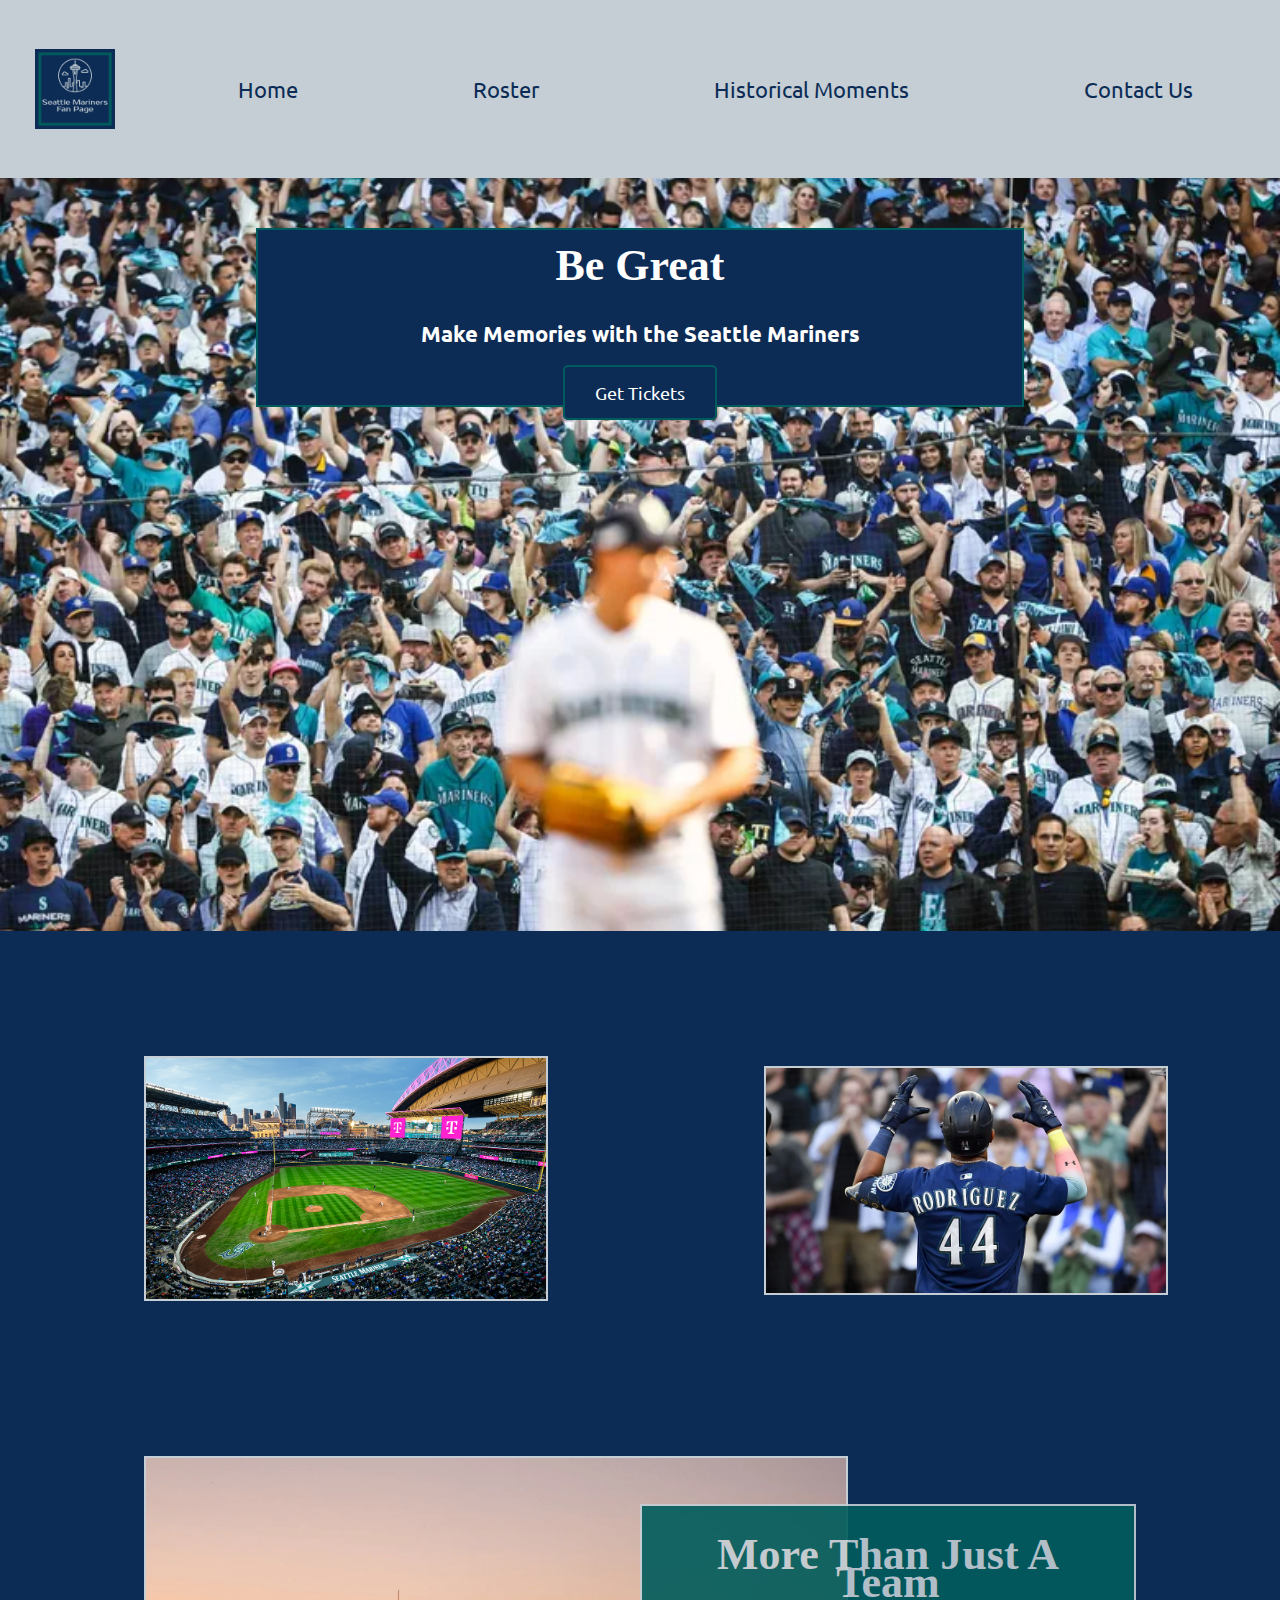
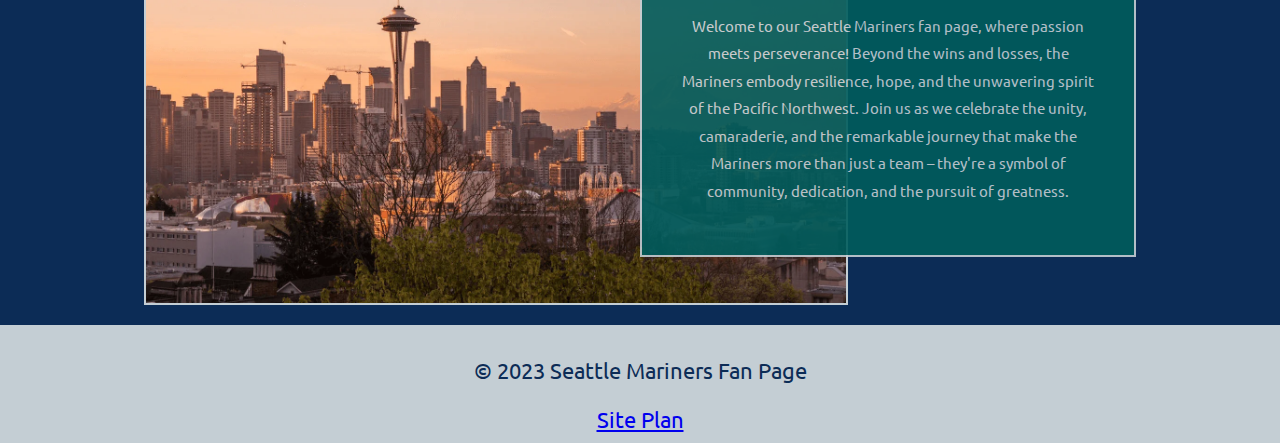
<file: final/index.html>
<!DOCTYPE html>
<html lang="en">

<head>
  <meta charset="UTF-8">
  <meta name="viewport" content="width=device-width, initial-scale=1.0">
  <title>Seattle Mariners Fan Page</title>
  <link rel="stylesheet" href="styles/styles.css">
</head>

<body>
  <div id="content">
    <header>
      <a id="logo_link" href="index.html">
        <img class="logo" src="images/logo.png" alt="Dry Oar Logo">
      </a>
      <nav>
        <a href="index.html">Home</a>
        <a href="roster.html">Roster</a>
        <a href="moments.html">Historical Moments</a>
        <a href="#contactus">Contact Us</a>
      </nav>
    </header>
    <div id="hero">
      <div id="hero-box">
        <img id="hero-img" src="images/hero.webp" alt="People enjoying Mariners baseball">
      </div>
      <section id="hero-msg">
        <h1 class="home-title">Be Great</h1>
        <h4>Make Memories with the Seattle Mariners</h4>
        <div class="button-box">
          <a class="book" href="#tickets">Get Tickets</a>
        </div>
      </section>
    </div>

    <main class="home-grid">
      <section class="stadium-card">
        <img class="card-img" src="images/stadium.png" alt="T-Mobile Park, Home of the Seattle Mariners">
      </section>
      <section class="julio-card">
        <img class="card-img" src="images/julio.webp" alt="Seattle Mariners celebrating a win">
      </section>
      <img class="seattle" src="images/seattle.webp" alt="Seattle skyline">
      <section class="msg-home">
        <h1 class="home-h1">More Than Just A Team</h1>
        <p class="text">Welcome to our Seattle Mariners fan page, where passion meets perseverance! Beyond the wins and
          losses, the Mariners embody resilience, hope, and the unwavering spirit of the Pacific Northwest. Join us as
          we celebrate the unity, camaraderie, and the remarkable journey that make the Mariners more than just a team –
          they're a symbol of community, dedication, and the pursuit of greatness.</p>
      </section>
    </main>

    <footer>
      <p>&copy; 2023 Seattle Mariners Fan Page</p>
      <a href="site-plan.html">Site Plan</a>
    </footer>
  </div>
</body>

</html>
</file>
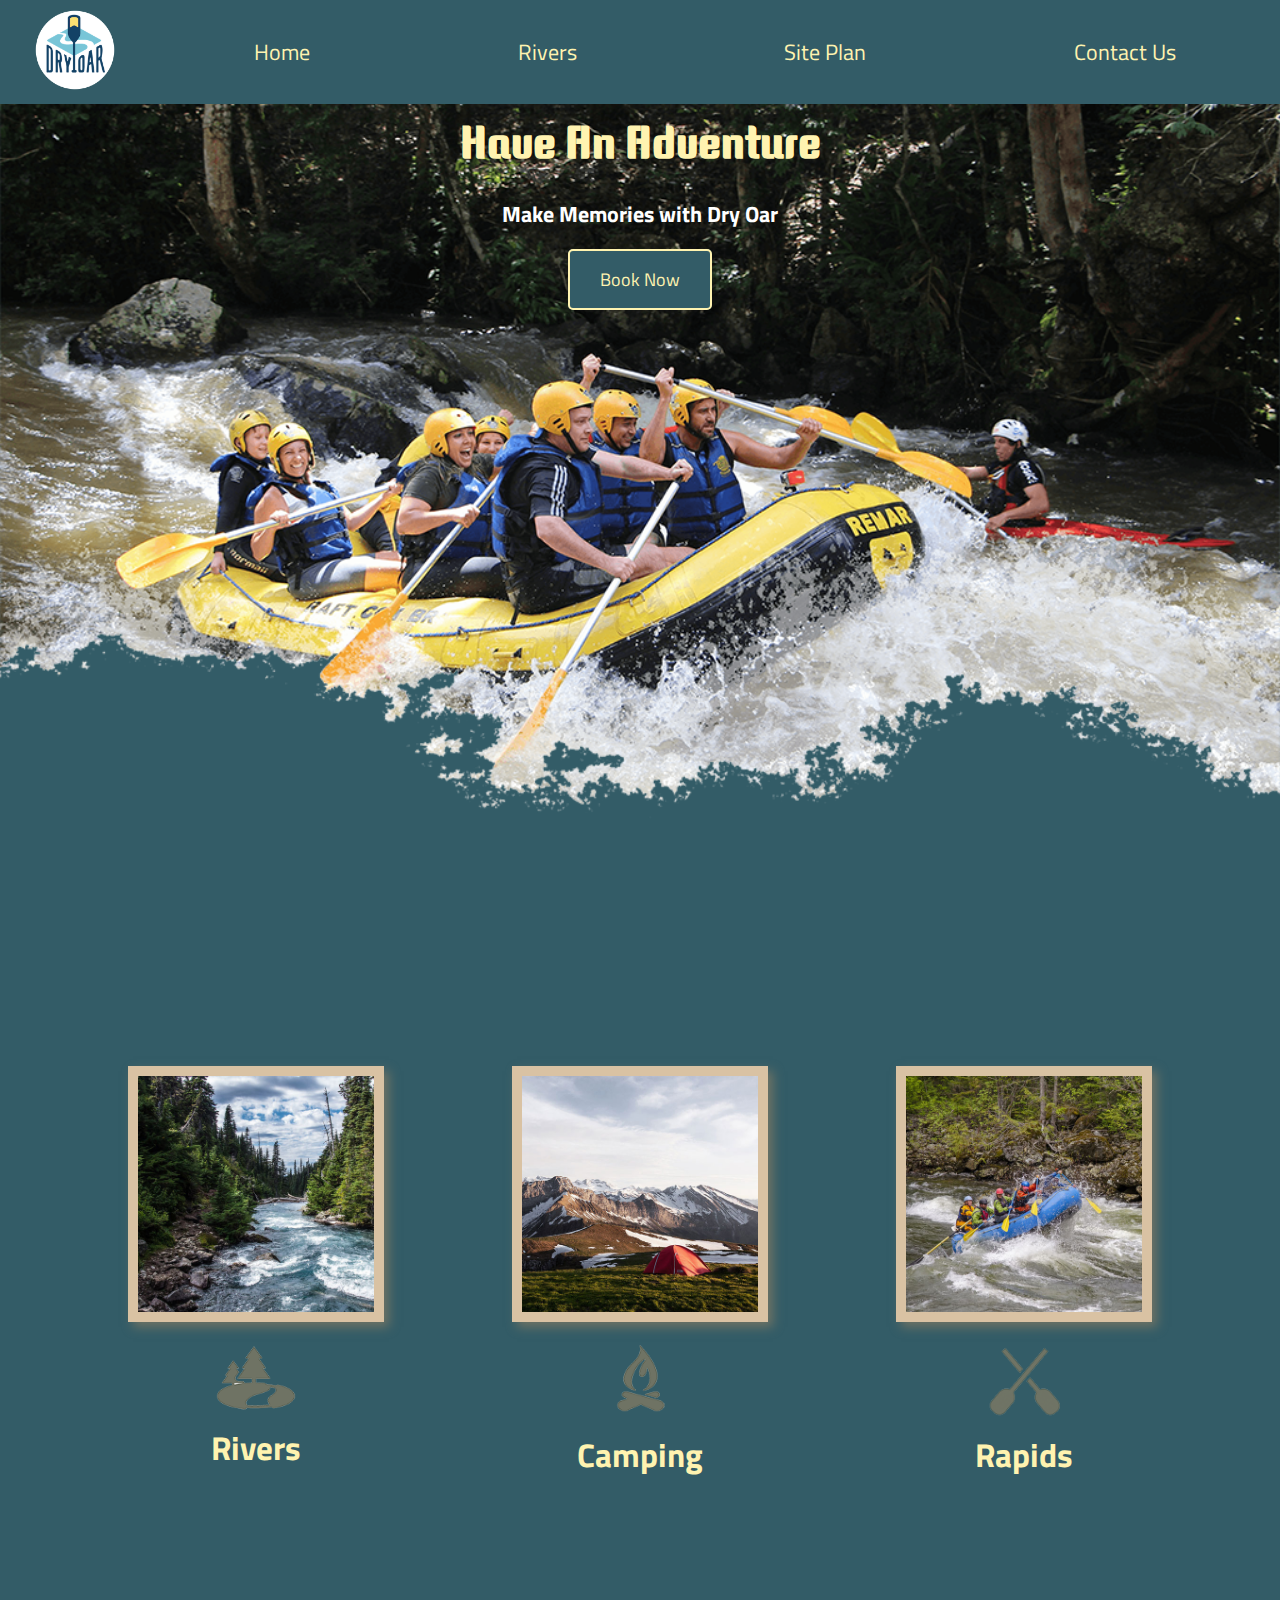
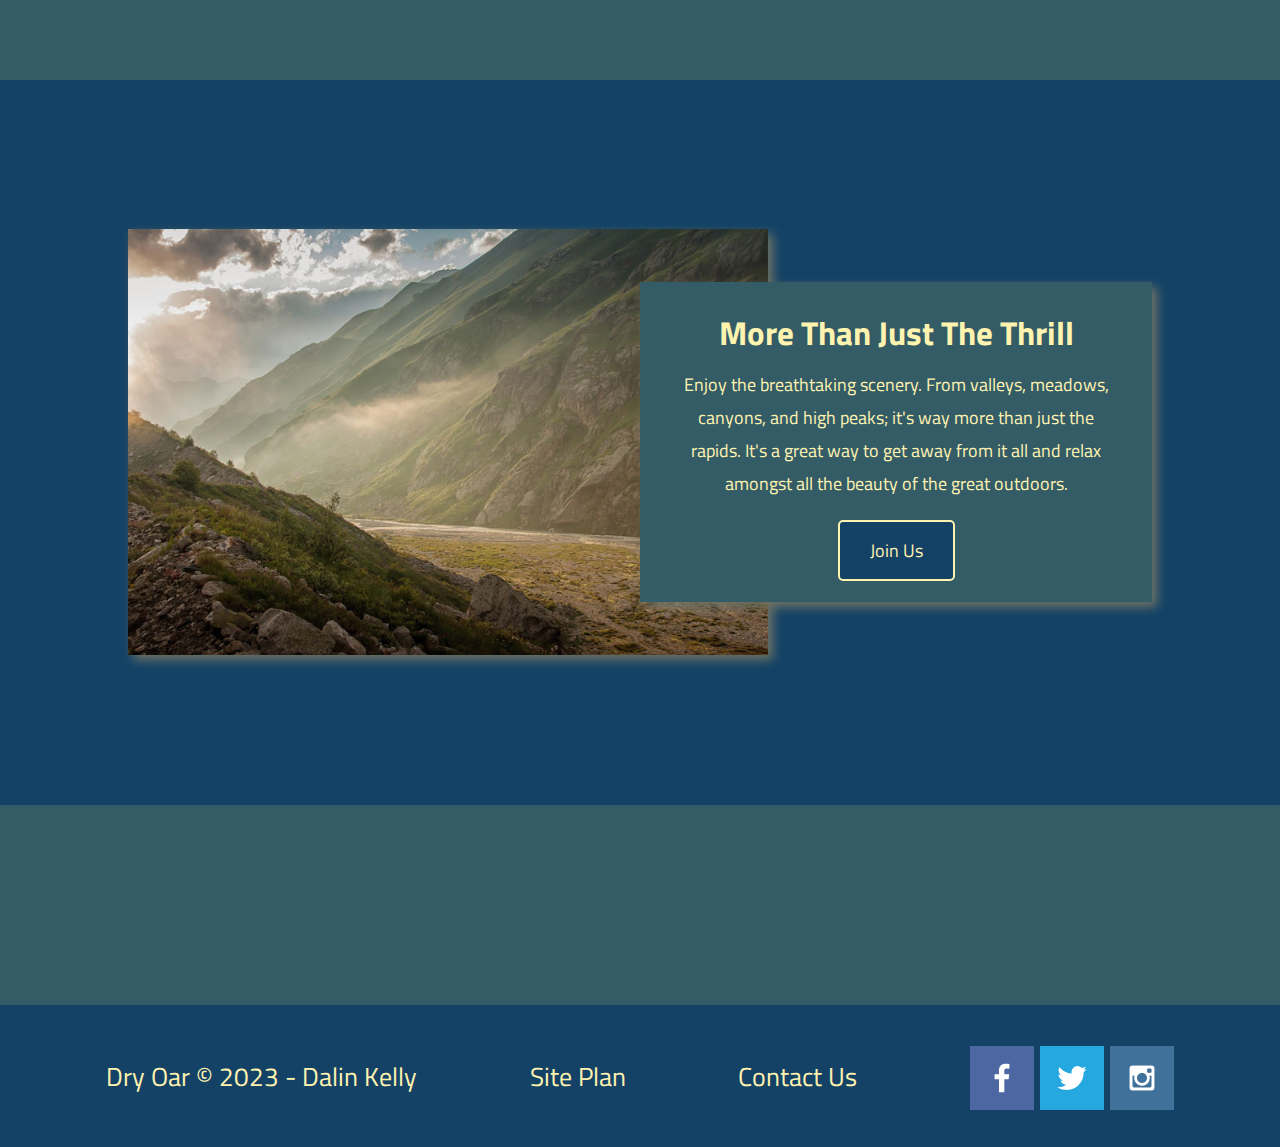
<file: wwr/index.html>
<!DOCTYPE html>
<html lang="en">

<head>
    <meta charset="UTF-8">
    <meta name="viewport" content="width=device-width, initial-scale=1.0">
    <title>Whitewater Rafting Vacations | Dry Oar Boating | Home</title>
    <link rel="stylesheet" href="styles/style.css">
</head>

<body>
    <div id="content">
        <header>
            <a id="logo_link" href="index.html">
                <img class="logo" src="images/logo.png" alt="Dry Oar Logo">
            </a>
            <nav>
                <a href="index.html">Home</a>
                <a href="rivers.html">Rivers</a>
                <a href="site-plan-rafting.html">Site Plan</a>
                <a href="contactus.html">Contact Us</a>
            </nav>
        </header>
        <div id="hero">
            <div id="hero-box">
                <img id="hero-img" src="images/hero.png" alt="People enjoying rafting">
            </div>
            <section id="hero-msg">
                <h1 class="home-title">Have An Adventure</h1>
                <h4>Make Memories with Dry Oar</h4>
                <div class="button-box">
                    <a class="book" href="rates.html">Book Now</a>
                </div>
            </section>
        </div>
        <main class="home-grid">
            <section class="rivers-card">
                <img class="card-img" src="images/rivers.jpg" alt="river in forest">
                <img class="icon" src="images/river_icon.png" alt="river icon">
                <h2>Rivers</h2>
            </section>
            <section class="camping-card">
                <img class="card-img" src="images/camping.jpg" alt="tent in mountains">
                <img class="icon" src="images/fire_icon.png" alt="fire icon">
                <h2>Camping</h2>
            </section>
            <section class="rapids-card">
                <img class="card-img" src="images/rapids.jpg" alt="rafting boat">
                <img class="icon" src="images/oars.png" alt="oars icon">
                <h2>Rapids</h2>
            </section>
            <div id="background"></div>
            <img class="mountains" src="images/mountains.jpg" alt="Misty mountains">
            <section class="msg">
                <h2>More Than Just The Thrill</h2>
                <p>Enjoy the breathtaking scenery. From valleys, meadows, canyons, and high peaks; it's way more than
                    just the rapids. It's a great way to get away from it all and relax amongst all the beauty of the
                    great outdoors. </p>
                <a class='join' href="rivers.html">Join Us</a>
            </section>
        </main>
        <footer>
            <p>Dry Oar &copy; 2023 - Dalin Kelly</p>
            <p><a href="site-plan-rafting.html">Site Plan</a></p>
            <p><a href="contactus.html">Contact Us</a></p>
            <div class="social">
                <a href="https://facebook.com" target="_blank">
                    <img src="images/facebook.png" alt="fb icon">
                </a>
                <a href="https://twitter.com" target="_blank">
                    <img src="images/twitter.png" alt="twitter icon">
                </a>
                <a href="https://instagram.com" target="_blank">
                    <img src="images/instagram.png" alt="instagram icon">
                </a>
            </div>
        </footer>
    </div>
</body>

</html>
</file>
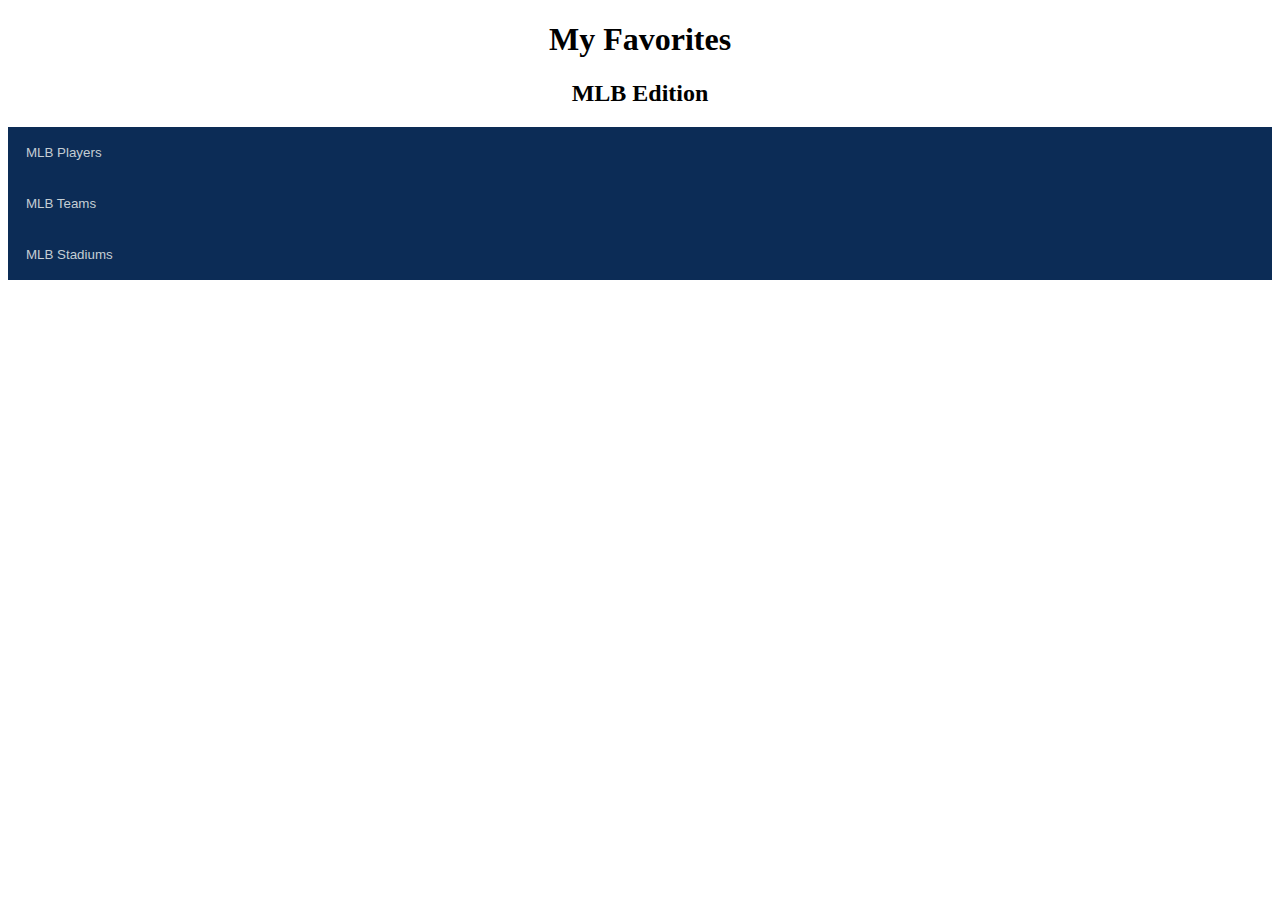
<file: component.html>
<!DOCTYPE html>
<html lang="en">
<head>
    <meta charset="UTF-8">
    <meta name="viewport" content="width=device-width, initial-scale=1.0">
    <title>Accordian Component Example</title>
    <link rel="stylesheet" href="component-styles.css">
</head>
<body>
    <h1>My Favorites</h1>
    <h2>MLB Edition</h2>
    <button class="accordion">MLB Players</button>
    <div class="panel">
        <p>Three of my favorite MLB players right now are Julio Rodriguez, J.P. Crawford, and Bryce Harper</p>
    </div>

    <button class="accordion">MLB Teams</button>
    <div class="panel">
        <p>Three of my favorite MLB teams right now are the Seattle Mariners, Arizona Diamondbacks, and Pittsburg Pirates</p>
    </div>

    <button class="accordion">MLB Stadiums</button>
    <div class="panel">
        <p>Three of my favorite MLB stadiums right now is PNC Park (home of the Pittsburg Pirates), Angel Stadium of Anaheim (home of the Los Angeles Angels), and T-Mobile Park (home of the Seattle Mariners)</p>
    </div>
    <script>
        var acc = document.getElementsByClassName("accordion");
        var i;

        for (i = 0; i < acc.length; i++) {
        acc[i].addEventListener("click", function() {
            /* Toggle between adding and removing the "active" class,
            to highlight the button that controls the panel */
            this.classList.toggle("active");

            /* Toggle between hiding and showing the active panel */
            var panel = this.nextElementSibling;
            if (panel.style.display === "block") {
            panel.style.display = "none";
            } else {
            panel.style.display = "block";
            }
        });
        }
    </script>
</body>
</html>
</file>
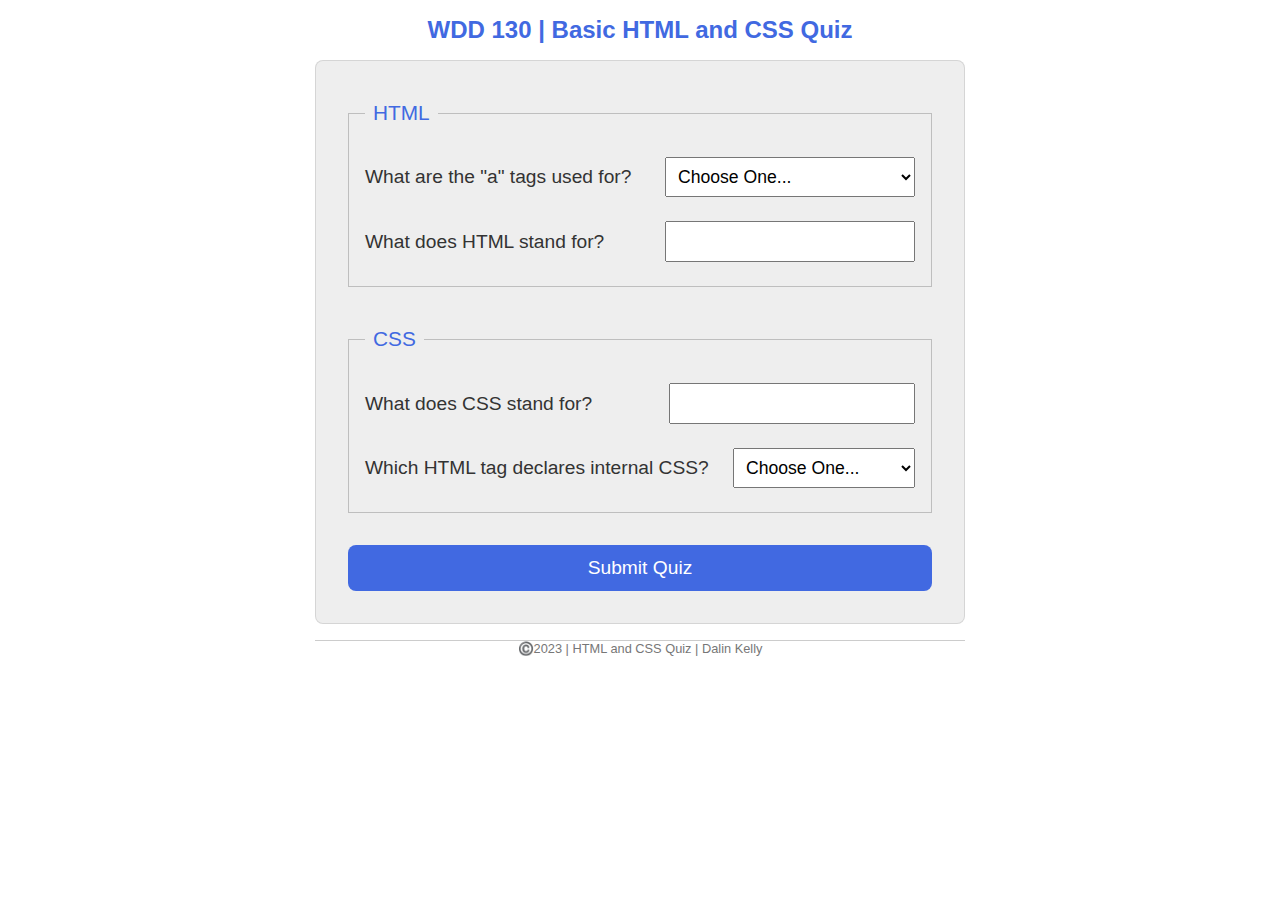
<file: quiz.html>
<!DOCTYPE html>
<html lang="en-us">
    <head>
        <meta charset="utf-8">
        <meta name="viewport" content="width=device-width, initial-scale=1">
        <link rel="stylesheet" href="styles/quiz.css">
        <title>WDD 130 | Basic HTML and CSS Quiz</title>
    </head>
    <body>
        <header>
            <h1>WDD 130 | Basic HTML and CSS Quiz</h1>
        </header>
        <main>
            <form>
                <fieldset>
                    <legend>HTML</legend>
                    <div class="form-item column2">
                    <label for="tags">What are the "a" tags used for?</label>
                    <select id="tags" name="tags">
                        <option value="choose">Choose One...</option>
                        <option value="image">Adding image</option>
                        <option value="text">Aligning text</option>
                        <option value="links">Adding links</option>
                    </select>
                    </div>
                    <div class="form-item column2">
                    <label for="html">What does HTML stand for?</label>
                    <input type="text" id="html" name="html">
                    </div>
                </fieldset>
                <fieldset>
                    <legend>CSS</legend>
                    <div class="form-item column1">
                    <label for="css">What does CSS stand for?</label>
                    <input type="text" id="css" name="css">
                    </div>
                    <div class="form-item column1">
                    <label for="declare">Which HTML tag declares internal CSS?</label>
                    <select id="declare" name="declare">
                        <option value="choose">Choose One...</option>
                        <option value="style">style</option>
                        <option value="link">link</option>
                        <option value="script">script</option>
                        <option value="none">None of the above</option>
                    </select>
                    </div>
                </fieldset>
                <button type="submit">Submit Quiz</button>
            </form>
        </main>
        <footer>
            <p>©️2023 | HTML and CSS Quiz | Dalin Kelly</p>
        </footer>
    </body>
</html>
</file>
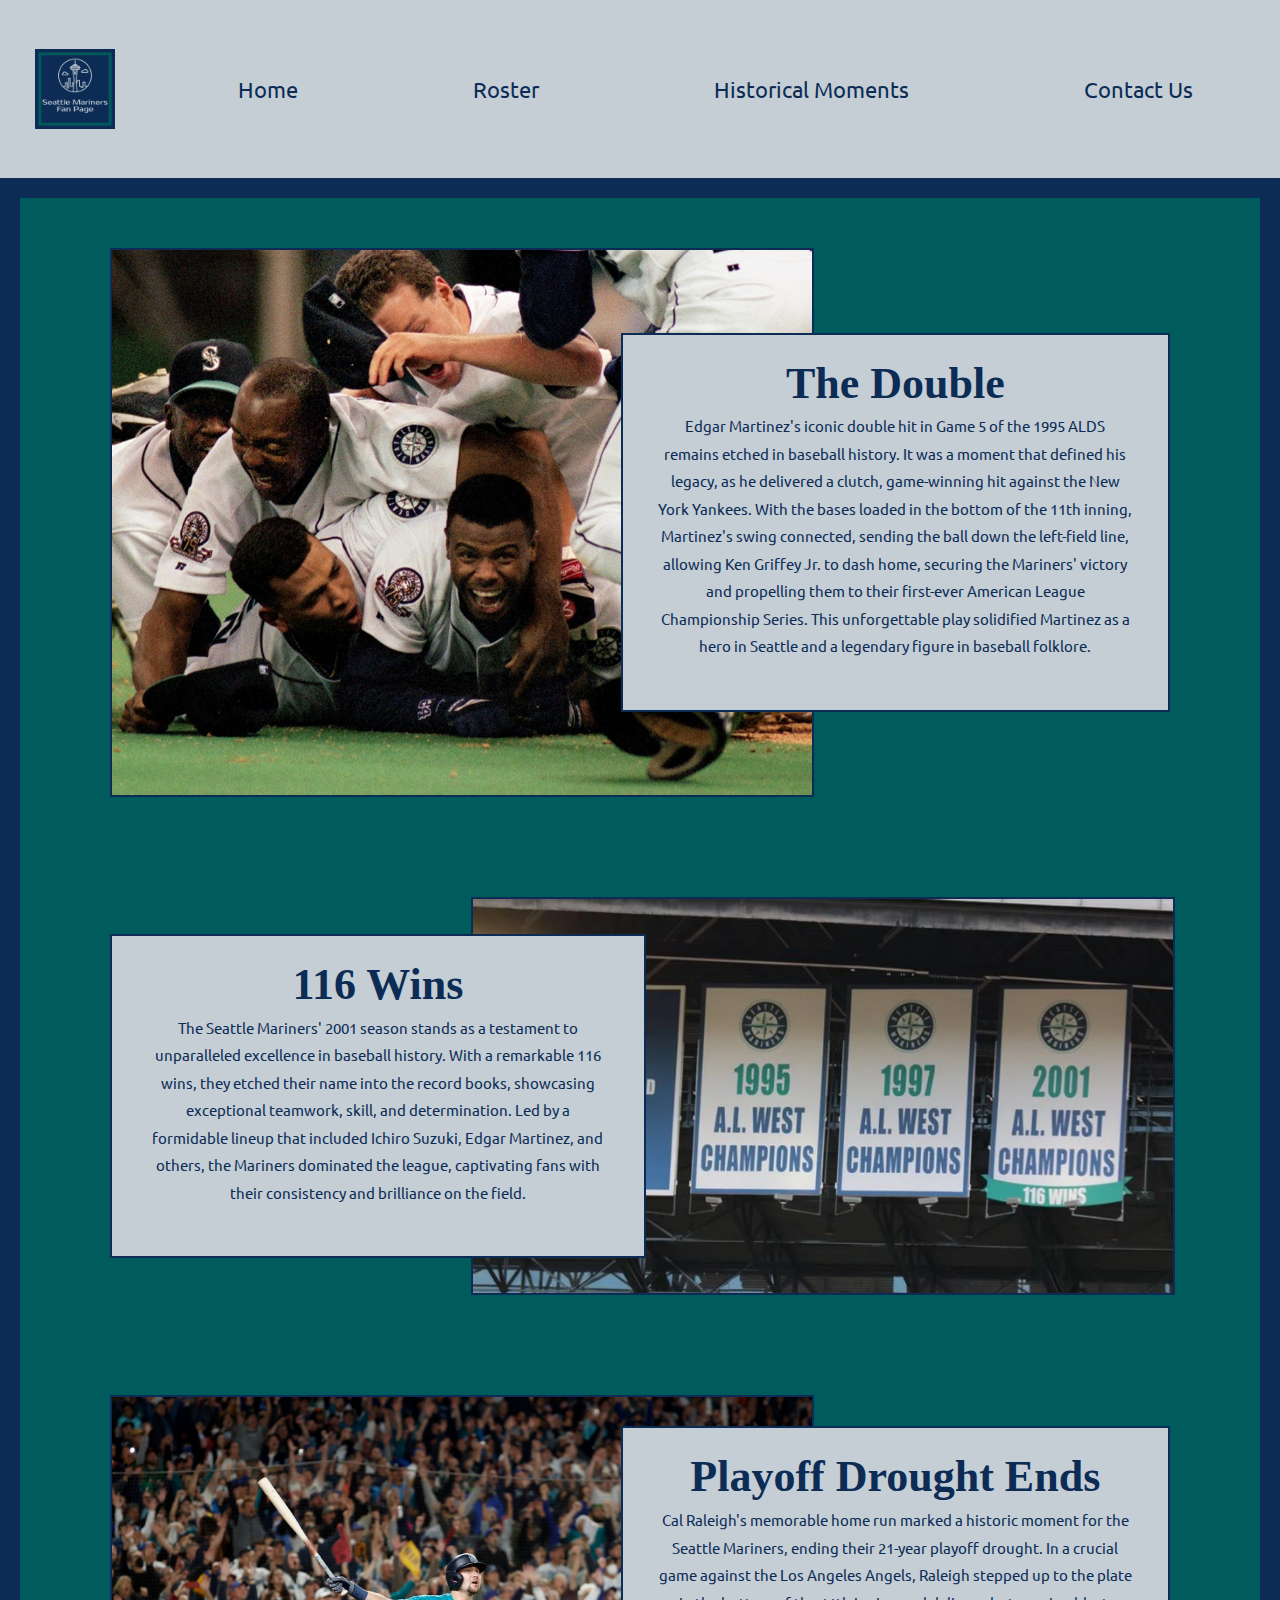
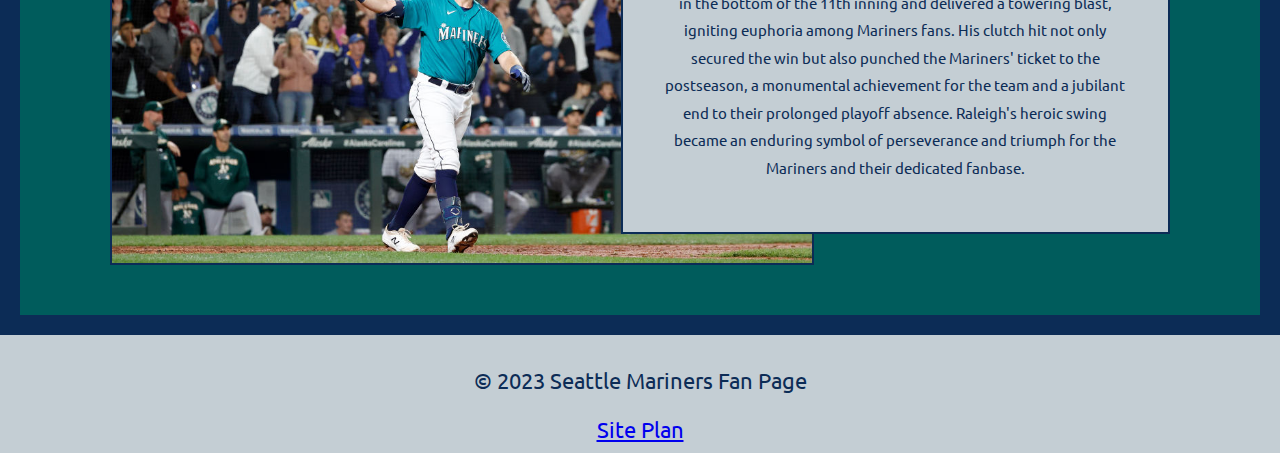
<file: final/moments.html>
<!DOCTYPE html>
<html lang="en">

<head>
  <meta charset="UTF-8">
  <meta name="viewport" content="width=device-width, initial-scale=1.0">
  <title>Seattle Mariners Historical Moments</title>
  <link rel="stylesheet" href="styles/styles.css">
</head>

<body>
  <div id="content">
    <header>
      <a id="logo_link" href="index.html">
        <img class="logo" src="images/logo.png" alt="Dry Oar Logo">
      </a>
      <nav>
        <a href="index.html">Home</a>
        <a href="roster.html">Roster</a>
        <a href="moments.html">Historical Moments</a>
        <a href="#contactus">Contact Us</a>
      </nav>
    </header>


    <main class="moments-grid">
      <div id="background1"></div>
      <img class="celebration" src="images/celebration.jpg"
        alt="Mariners celebrate a walk-off win in Game 5 of the ALDS">
      <section class="msg-moments1">
        <h1 class="moments-h1">The Double</h1>
        <p class="moments-text">
          Edgar Martinez's iconic double hit in Game 5 of the 1995 ALDS remains etched in baseball history.
          It was a moment that defined his legacy, as he delivered a clutch, game-winning hit against the New York
          Yankees. With the bases loaded in the bottom of the 11th inning, Martinez's swing connected, sending the ball
          down the left-field line, allowing Ken Griffey Jr. to dash home, securing the Mariners' victory and propelling
          them to their first-ever American League Championship Series. This unforgettable play solidified Martinez as a
          hero in Seattle and a legendary figure in baseball folklore.</p>
      </section>
      <img class="banner" src="images/banner.webp" alt="The Seattle Mariners 116 win banner">
      <section class="msg-moments2">
        <h1 class="moments-h1">116 Wins</h1>
        <p class="moments-text">
          The Seattle Mariners' 2001 season stands as a testament to unparalleled excellence in baseball history. With a
          remarkable 116 wins, they etched their name into the record books, showcasing exceptional teamwork, skill, and
          determination. Led by a formidable lineup that included Ichiro Suzuki, Edgar Martinez, and others, the
          Mariners dominated the league, captivating fans with their consistency and brilliance on the field.</p>
      </section>
      <img class="cal" src="images/cal.jpg"
        alt="Cal Raleigh watching his game winning homerun that would end the Mariners 21 year playoff drought">
      <section class="msg-moments3">
        <h1 class="moments-h1">Playoff Drought Ends</h1>
        <p class="moments-text">
          Cal Raleigh's memorable home run marked a historic moment for the Seattle Mariners, ending their 21-year
          playoff drought. In a crucial game against the Los Angeles Angels, Raleigh stepped up to the plate in the
          bottom of the 11th inning and delivered a towering blast, igniting euphoria among Mariners fans. His clutch
          hit not only secured the win but also punched the Mariners' ticket to the postseason, a monumental achievement
          for the team and a jubilant end to their prolonged playoff absence. Raleigh's heroic swing became an enduring
          symbol of perseverance and triumph for the Mariners and their dedicated fanbase.</p>
      </section>
    </main>

    <footer>
      <p>&copy; 2023 Seattle Mariners Fan Page</p>
      <a href="site-plan.html">Site Plan</a>
    </footer>
  </div>
</body>

</html>
</file>
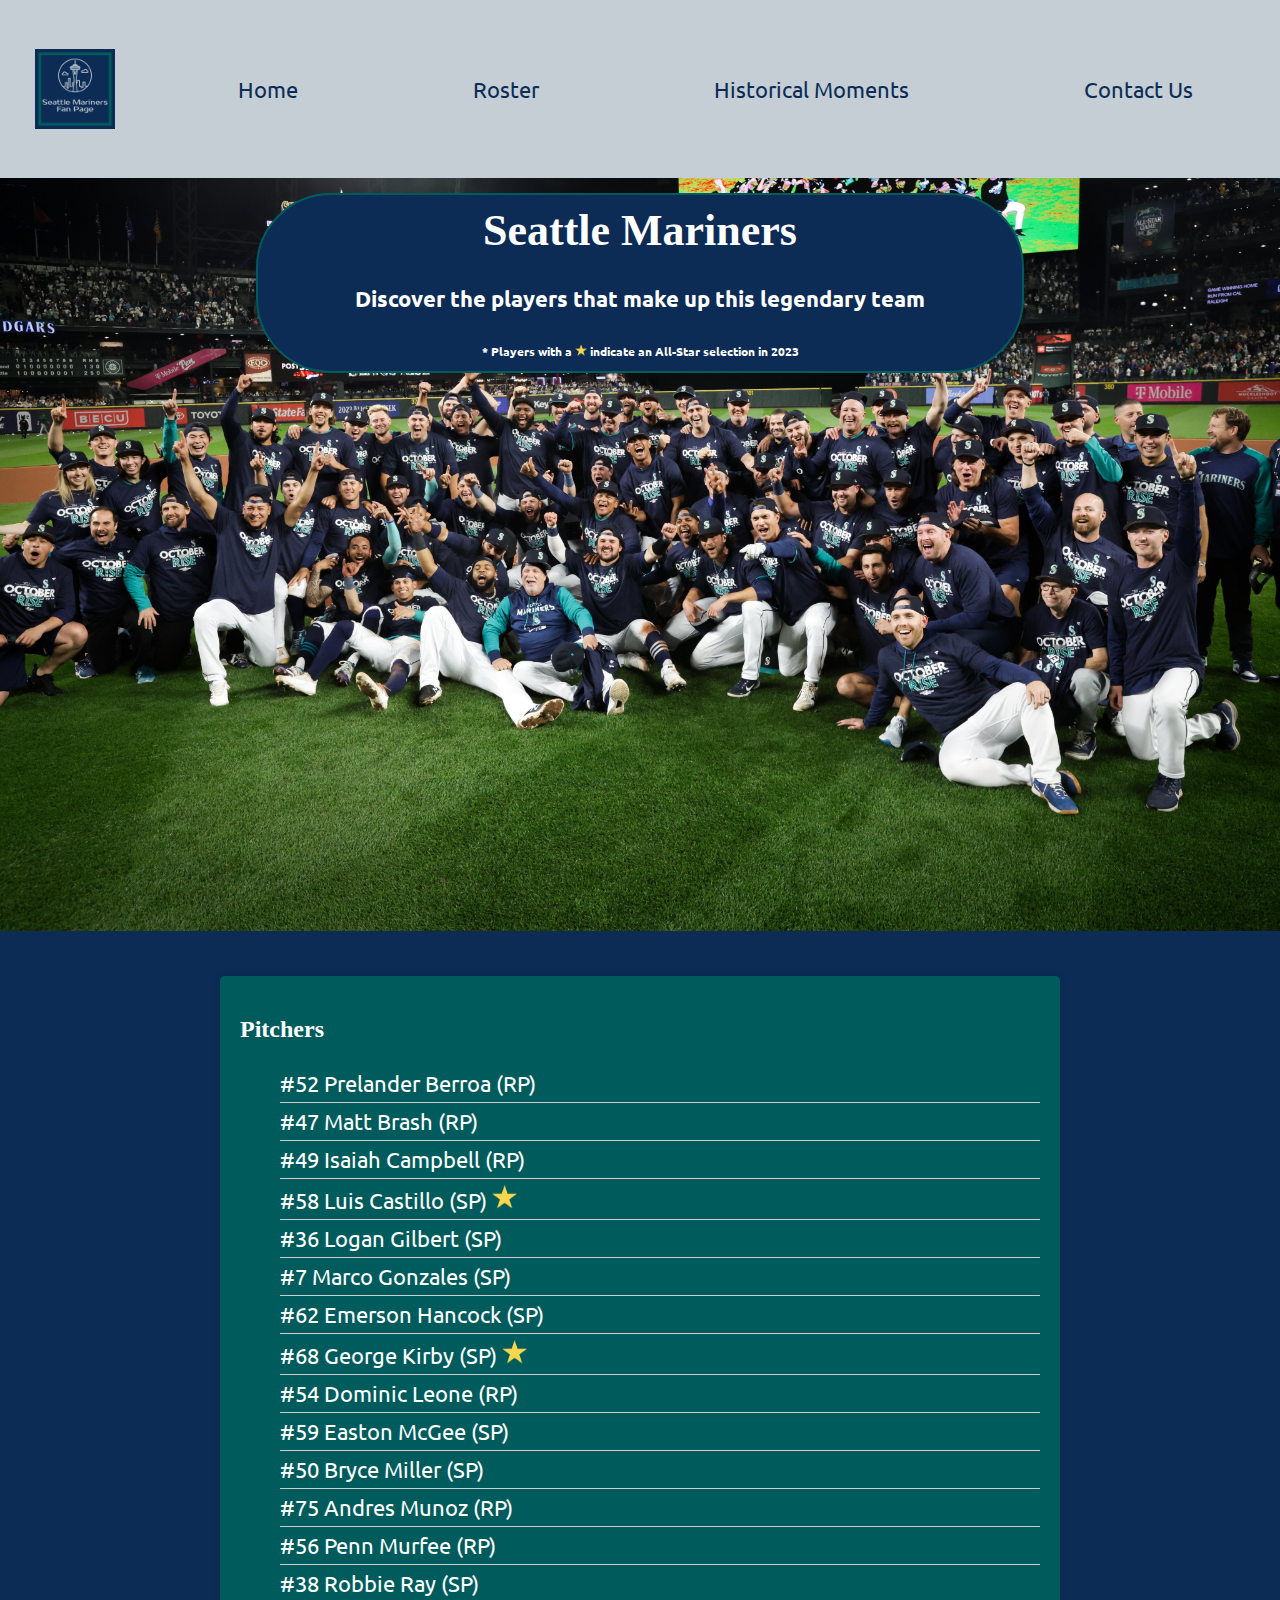
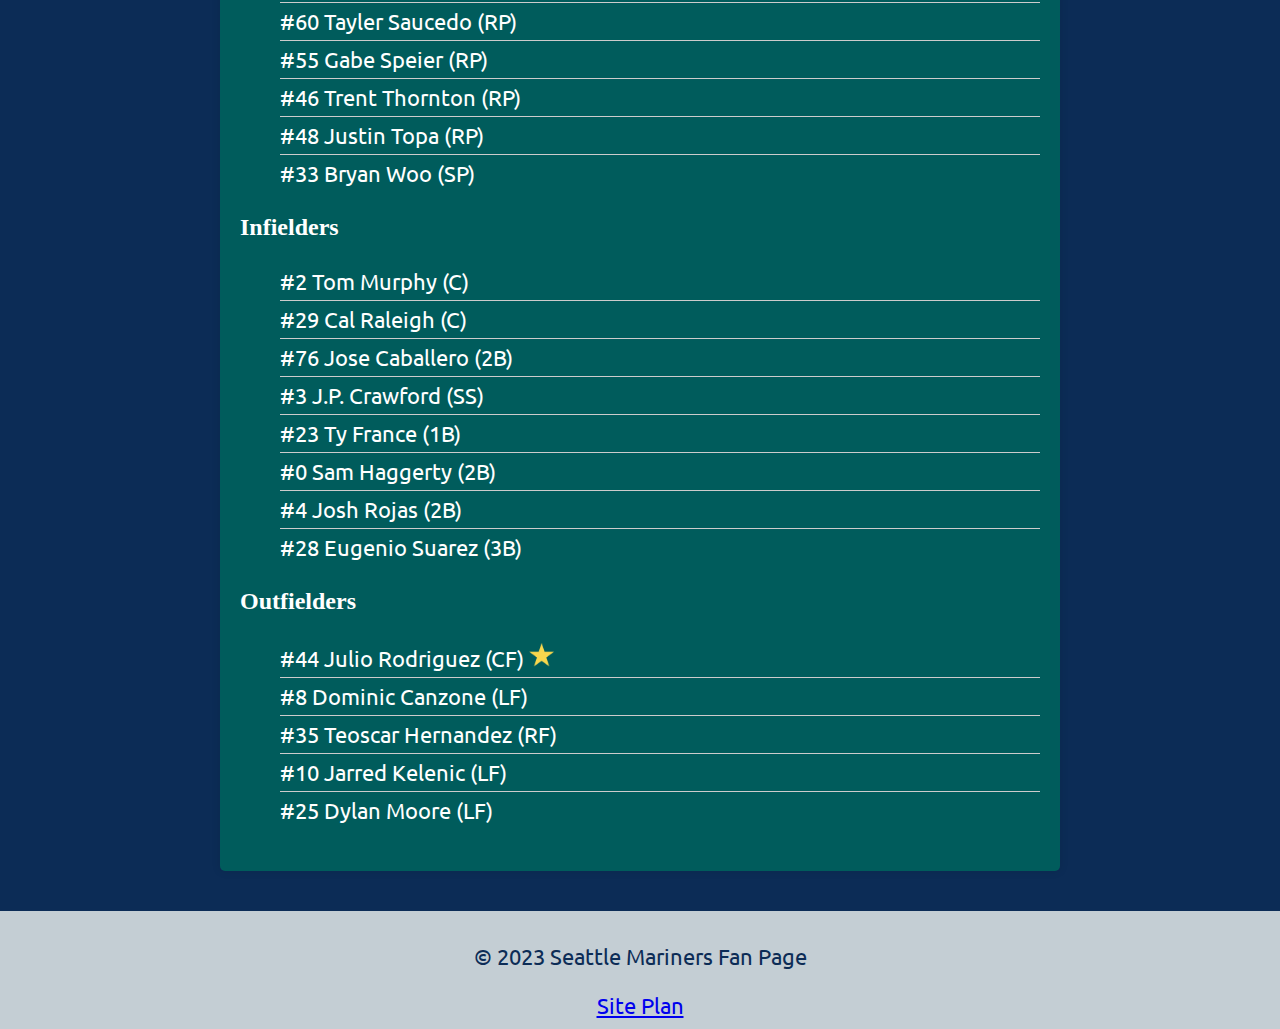
<file: final/roster.html>
<!DOCTYPE html>
<html lang="en">

<head>
  <meta charset="UTF-8">
  <meta name="viewport" content="width=device-width, initial-scale=1.0">
  <title>Seattle Mariners Roster</title>
  <link rel="stylesheet" href="styles/styles.css">
</head>

<body>
  <div id="content">
    <header>
      <a id="logo_link" href="index.html">
        <img class="logo" src="images/logo.png" alt="Dry Oar Logo">
      </a>
      <nav>
        <a href="index.html">Home</a>
        <a href="roster.html">Roster</a>
        <a href="moments.html">Historical Moments</a>
        <a href="#contactus">Contact Us</a>
      </nav>
    </header>
    <div id="hero">
      <div id="hero-box">
        <img id="hero-img" src="images/team.jpeg" alt="People enjoying Mariners baseball">
      </div>
      <section id="roster-hero-msg">
        <h1 class="home-title">Seattle Mariners</h1>
        <h4>Discover the players that make up this legendary team</h4>
        <h3>* Players with a <img class="hero-star" src="images/star.png" alt="Gold star indicating an All-Star selection"> indicate an All-Star selection in 2023</h3>
      </section>
    </div>

    <main>
      <div id="roster">
        <section class="roster">
          <h2>Pitchers</h2>
          <ul class="player-list">
            <li>#52 Prelander Berroa (RP)</li>
            <li>#47 Matt Brash (RP)</li>
            <li>#49 Isaiah Campbell (RP)</li>
            <li>#58 Luis Castillo (SP) <img class="star" src="images/star.png"
                alt="Gold star indicating an All-Star selection"></li>
            <li>#36 Logan Gilbert (SP)</li>
            <li>#7 Marco Gonzales (SP)</li>
            <li>#62 Emerson Hancock (SP)</li>
            <li>#68 George Kirby (SP) <img class="star" src="images/star.png"
                alt="Gold star indicating an All-Star selection"></li>
            <li>#54 Dominic Leone (RP)</li>
            <li>#59 Easton McGee (SP)</li>
            <li>#50 Bryce Miller (SP)</li>
            <li>#75 Andres Munoz (RP)</li>
            <li>#56 Penn Murfee (RP)</li>
            <li>#38 Robbie Ray (SP)</li>
            <li>#60 Tayler Saucedo (RP)</li>
            <li>#55 Gabe Speier (RP)</li>
            <li>#46 Trent Thornton (RP)</li>
            <li>#48 Justin Topa (RP)</li>
            <li>#33 Bryan Woo (SP)</li>
          </ul>
        </section>
        <section class="roster">
          <h2>Infielders</h2>
          <ul class="player-list">
            <li>#2 Tom Murphy (C)</li>
            <li>#29 Cal Raleigh (C)</li>
            <li>#76 Jose Caballero (2B)</li>
            <li>#3 J.P. Crawford (SS)</li>
            <li>#23 Ty France (1B)</li>
            <li>#0 Sam Haggerty (2B)</li>
            <li>#4 Josh Rojas (2B)</li>
            <li>#28 Eugenio Suarez (3B)</li>
          </ul>
        </section>
        <section class="roster">
          <h2>Outfielders</h2>
          <ul class="player-list">
            <li>#44 Julio Rodriguez (CF) <img class="star" src="images/star.png"
                alt="Gold star indicating an All-Star selection"></li>
            <li>#8 Dominic Canzone (LF)</li>
            <li>#35 Teoscar Hernandez (RF)</li>
            <li>#10 Jarred Kelenic (LF)</li>
            <li>#25 Dylan Moore (LF)</li>
          </ul>
        </section>
      </div>
    </main>

    <footer>
      <p>&copy; 2023 Seattle Mariners Fan Page</p>
      <a href="site-plan.html">Site Plan</a>
    </footer>
  </div>
</body>

</html>
</file>
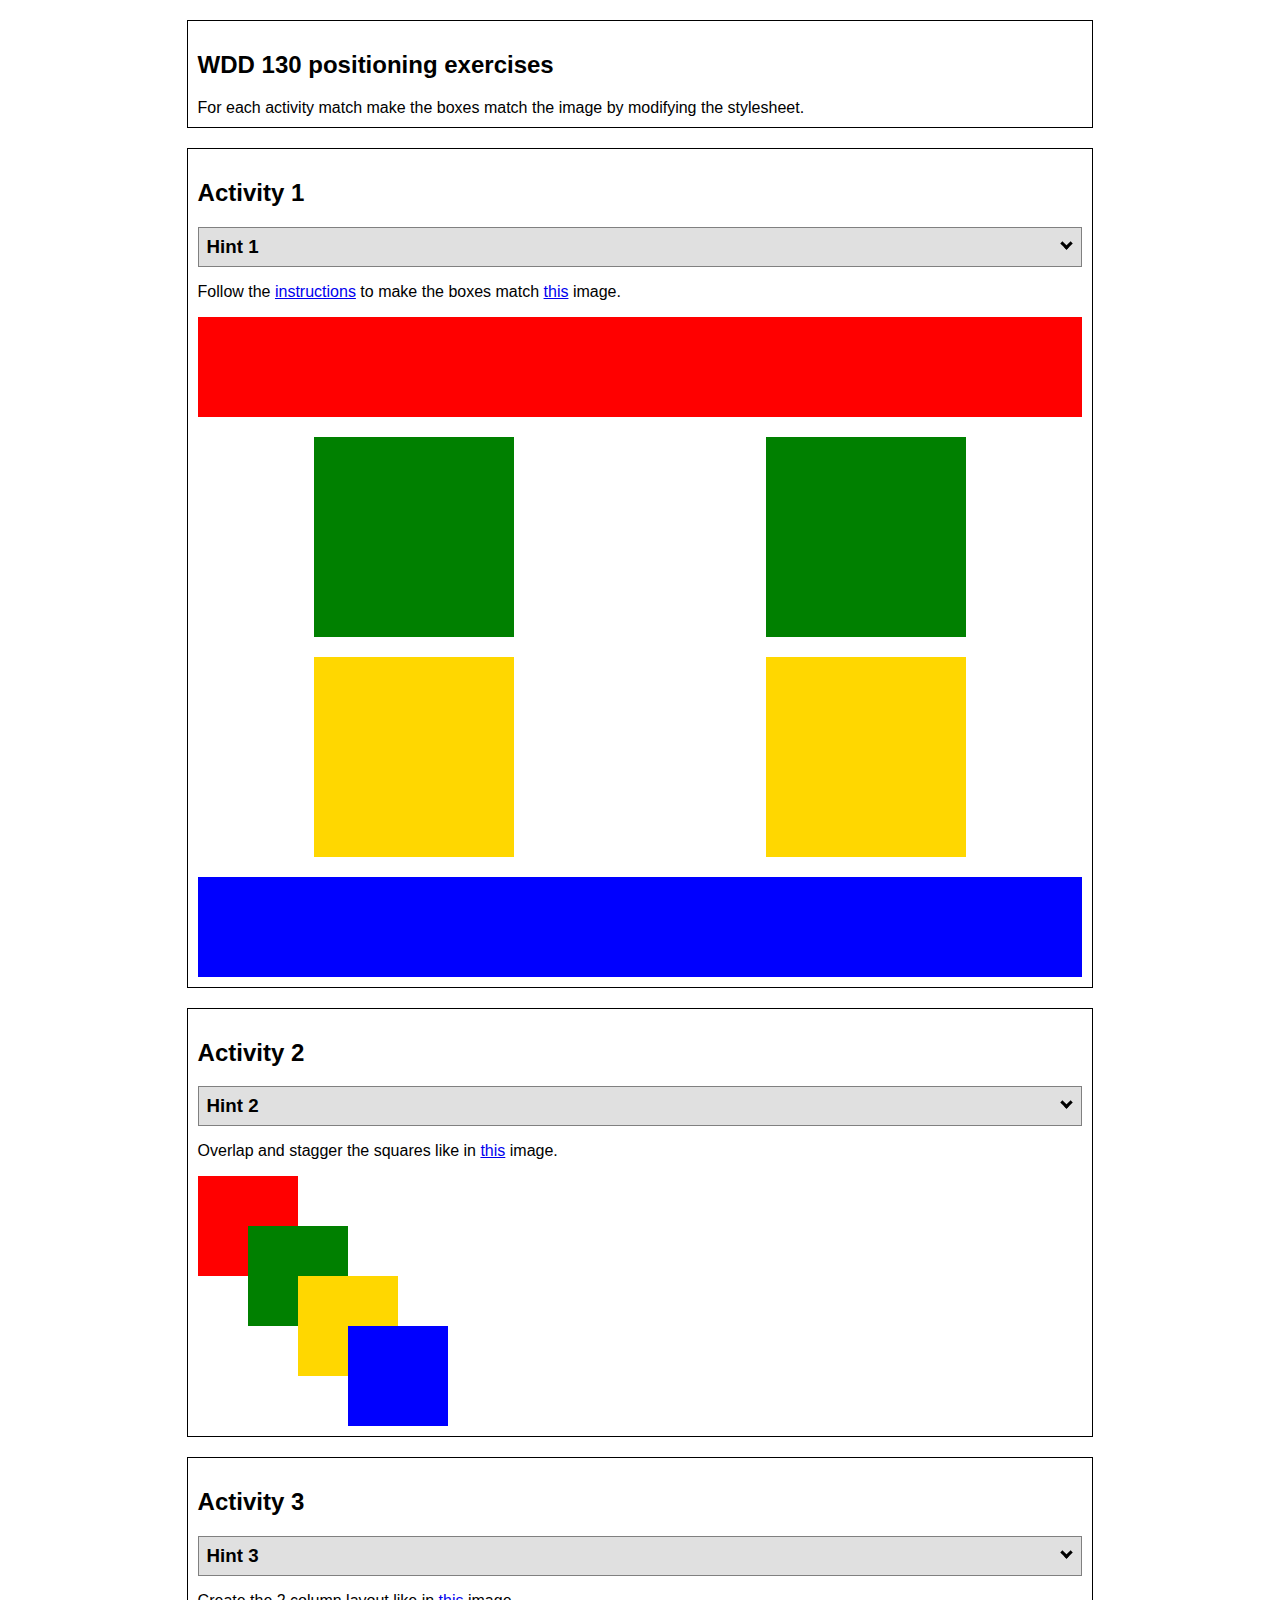
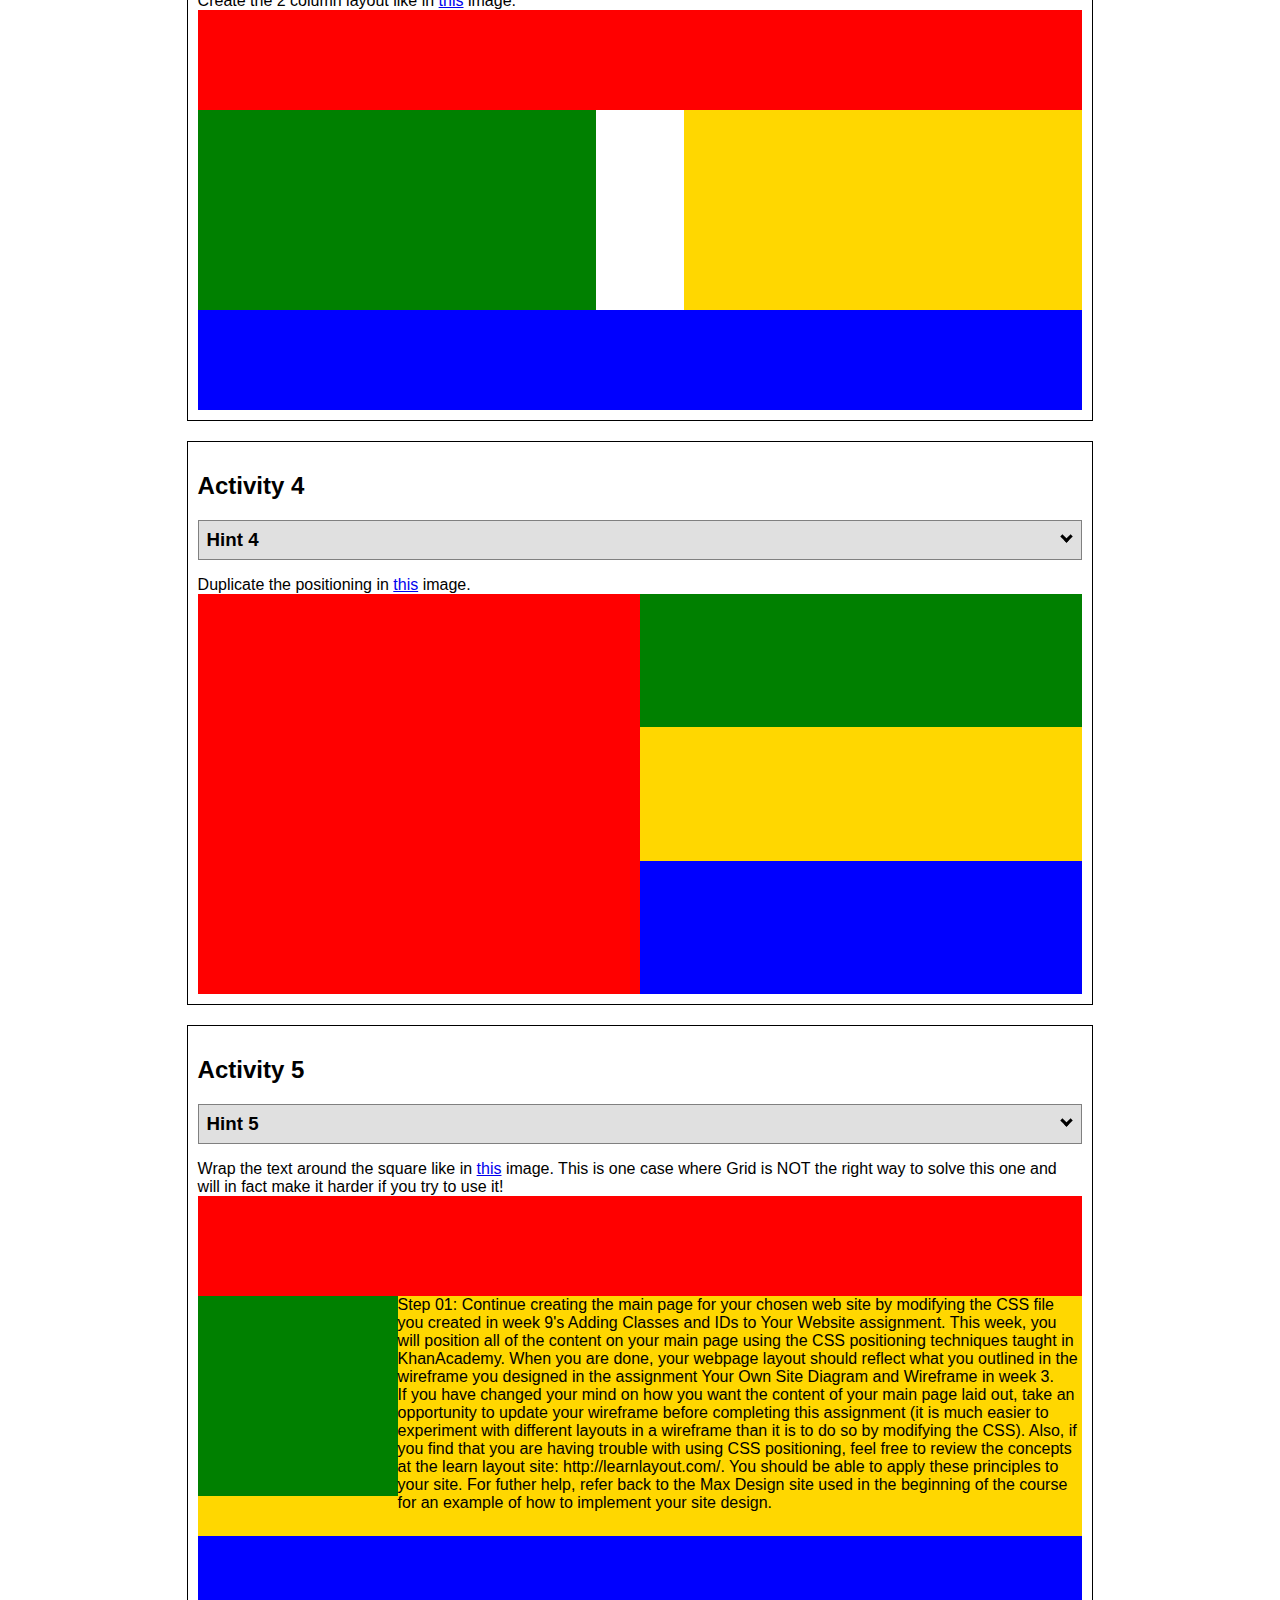
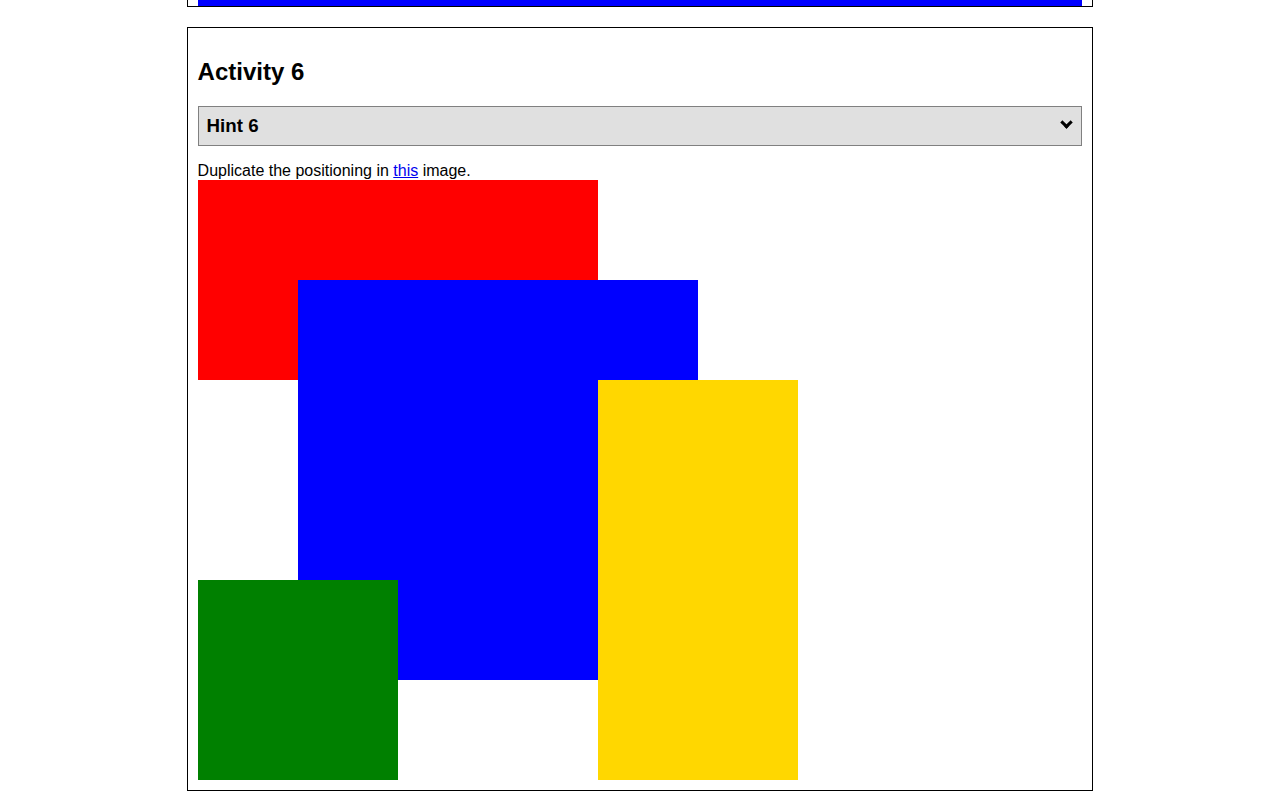
<file: positioning/positioning.html>
<!DOCTYPE html>
<html lang="en">
  <head>
    <!-- HTML - Name: positioning.html -->
    <title>Positioning Activity</title>
    <link rel="stylesheet" type="text/css" href="positionstyles.css" />
  </head>
  <body>
    <div class="activity">
      <h2>WDD 130 positioning exercises</h2>
      For each activity match make the boxes match the image by modifying the stylesheet.</div>
    <div class="activity">
      <h2>Activity 1</h2>
      <section class="hint"><input type="checkbox" ><i></i> <h3>Hint 1</h3><div><p>Check out the <a href="https://byui-wdd.github.io/wdd130/activities/w06-css-positioning.html" target="_blank">activity instructions</a> in Ilearn!</p></div></section>
      <p>Follow the <a href="https://byui-wdd.github.io/wdd130/activities/w06-css-positioning.html" target="_blank">instructions</a> to make the boxes match  <a href="https://byui-wdd.github.io/wdd130/images/example1.png" target="_blank">this</a> image.</p>
      <div class="content1" >
        <div class="red1" ></div>
        <div class="green1" ></div>
        <div class="green1" ></div>
        <div class="yellow1"></div>
        <div class="yellow1"></div>
        <div class="blue1"></div>
      </div>
    </div>
    <div class="activity">
      <h2>Activity 2</h2>
      <section class="hint"><input type="checkbox" > <h3>Hint 2</h3><i></i><div>
      <ul>
      <li>grid-template-columns: 50px 50px 50px 50px 50px </li></ul></div></section>
      <p>Overlap and stagger the squares like in <a href="https://byui-wdd.github.io/wdd130/images/example2.png" target="_blank">this</a> image.</p>
      <div class="content2" >
        <div class="red2" ></div>
        <div class="green2" ></div>
        <div class="yellow2"></div>
        <div class="blue2"></div>
      </div>
    </div>
    <div class="activity">
      <h2>Activity 3</h2>
      <section class="hint"><input type="checkbox" > <h3>Hint 3</h3><i></i><div><p>This one is going to be best solved with CSS Grid. Remember to make the boxes the right width first...then start moving them around. </p><h4>Properties used:</h4><ul><li>display:grid;</li><li>grid-template-columns:</li><li>grid-column-gap:</li>
        <li>grid-column:</li>  </ul></div></section>
      Create the 2 column layout like in <a href="https://byui-wdd.github.io/wdd130/images/example3.png" target="_blank">this</a>  image.
      <div class="content3" >
        <div class="red3" ></div>
        <div class="green3" ></div>
        <div class="yellow3"></div>
        <div class="blue3"></div>
      </div>
    </div>
    <div class="activity">
      <h2>Activity 4</h2>
      <section class="hint"><input type="checkbox" > <h3>Hint 4</h3><i></i><div><p>For the others we have been primarily concerned with width. For this one you will need to adjust height as well. </p><h4>Properties used:</h4><ul><li>display:grid;</li><li>grid-template-columns:</li><li>grid-row:</li></ul></div></section>
      Duplicate the positioning in <a href="https://byui-wdd.github.io/wdd130/images/example4.png" target="_blank">this</a> image. 
      <div class="content4" >
        <div class="red4" ></div>
        <div class="green4" ></div>
        <div class="yellow4"></div>
        <div class="blue4"></div>
      </div>
    </div>

    <div class="activity">
      <h2>Activity 5</h2>
      <section class="hint"><input type="checkbox" > <h3>Hint 5</h3><i></i><div><p>Grid is <strong>not</strong> the right way to do this.  In fact there is only one way to really do that...and that is with float. Remember that we float the thing we want the text to wrap around.  Also remember to start by making all the shapes the right size and shape.</p><h4>Properties used:</h4><ul><li>float: left;</li></ul></div></section>
      Wrap the text around the square like in <a href="https://byui-wdd.github.io/wdd130/images/example5.png" target="_blank">this</a> image. This is one case where Grid is NOT the right way to solve this one and will in fact make it harder if you try to use it!
      <div class="content5" >
        <div class="red5" ></div>
        <div class="green5" ></div>
        <div class="yellow5">Step 01: Continue creating the main page for your chosen web site by modifying the CSS file you created in week 9's Adding Classes and IDs to Your Website assignment. This week, you will position all of the content on your main page using the CSS positioning techniques taught in KhanAcademy. When you are done, your webpage layout should reflect what you outlined in the wireframe you designed in the assignment Your Own Site Diagram and Wireframe in week 3. <br />
          If you have changed your mind on how you want the content of your main page laid out, take an opportunity to update your wireframe before completing this assignment (it is much easier to experiment with different layouts in a wireframe than it is to do so by modifying the CSS). Also, if you find that you are having trouble with using CSS positioning, feel free to review the concepts at the learn layout site: http://learnlayout.com/. You should be able to apply these principles to your site. For futher help, refer back to the Max Design site used in the beginning of the course for an example of how to implement your site design.</div>
        <div class="blue5"></div>
      </div>
    </div>
    <div class="activity">
      <h2>Activity 6</h2>
      <section class="hint"><input type="checkbox" > <h3>Hint 6</h3><i></i><div><p>This one is all about visualizing the grid behind the layout. If you are having a hard time doing that first: all the sizes are even multiples of 100, and second here is another example with the lines drawn: <a href="https://byui-wdd.github.io/wdd130/images/example6-hint.png" target="_blank">example 6 with lines</a>. For this one you will find it easiest if you use px for the column width. You can also use <kbd>z-index</kbd> to control the element layering.    </p><h4>Properties used:</h4><ul><li>display:grid;</li><li>grid-template-columns:</li><li>grid-column:</li><li>grid-row:</li><li><a href="https://www.w3schools.com/cssref/pr_pos_z-index.asp" target="_blank">z-index:</a></li></ul></div></section>
      Duplicate the positioning in <a href="https://byui-wdd.github.io/wdd130/images/example6.png" target="_blank">this</a> image.
      <div class="content6" >
        <div class="red6" ></div>
        <div class="green6" ></div>
        <div class="yellow6"></div>
        <div class="blue6"></div>
      </div>
    </div>
  </body>
</html>
</file>
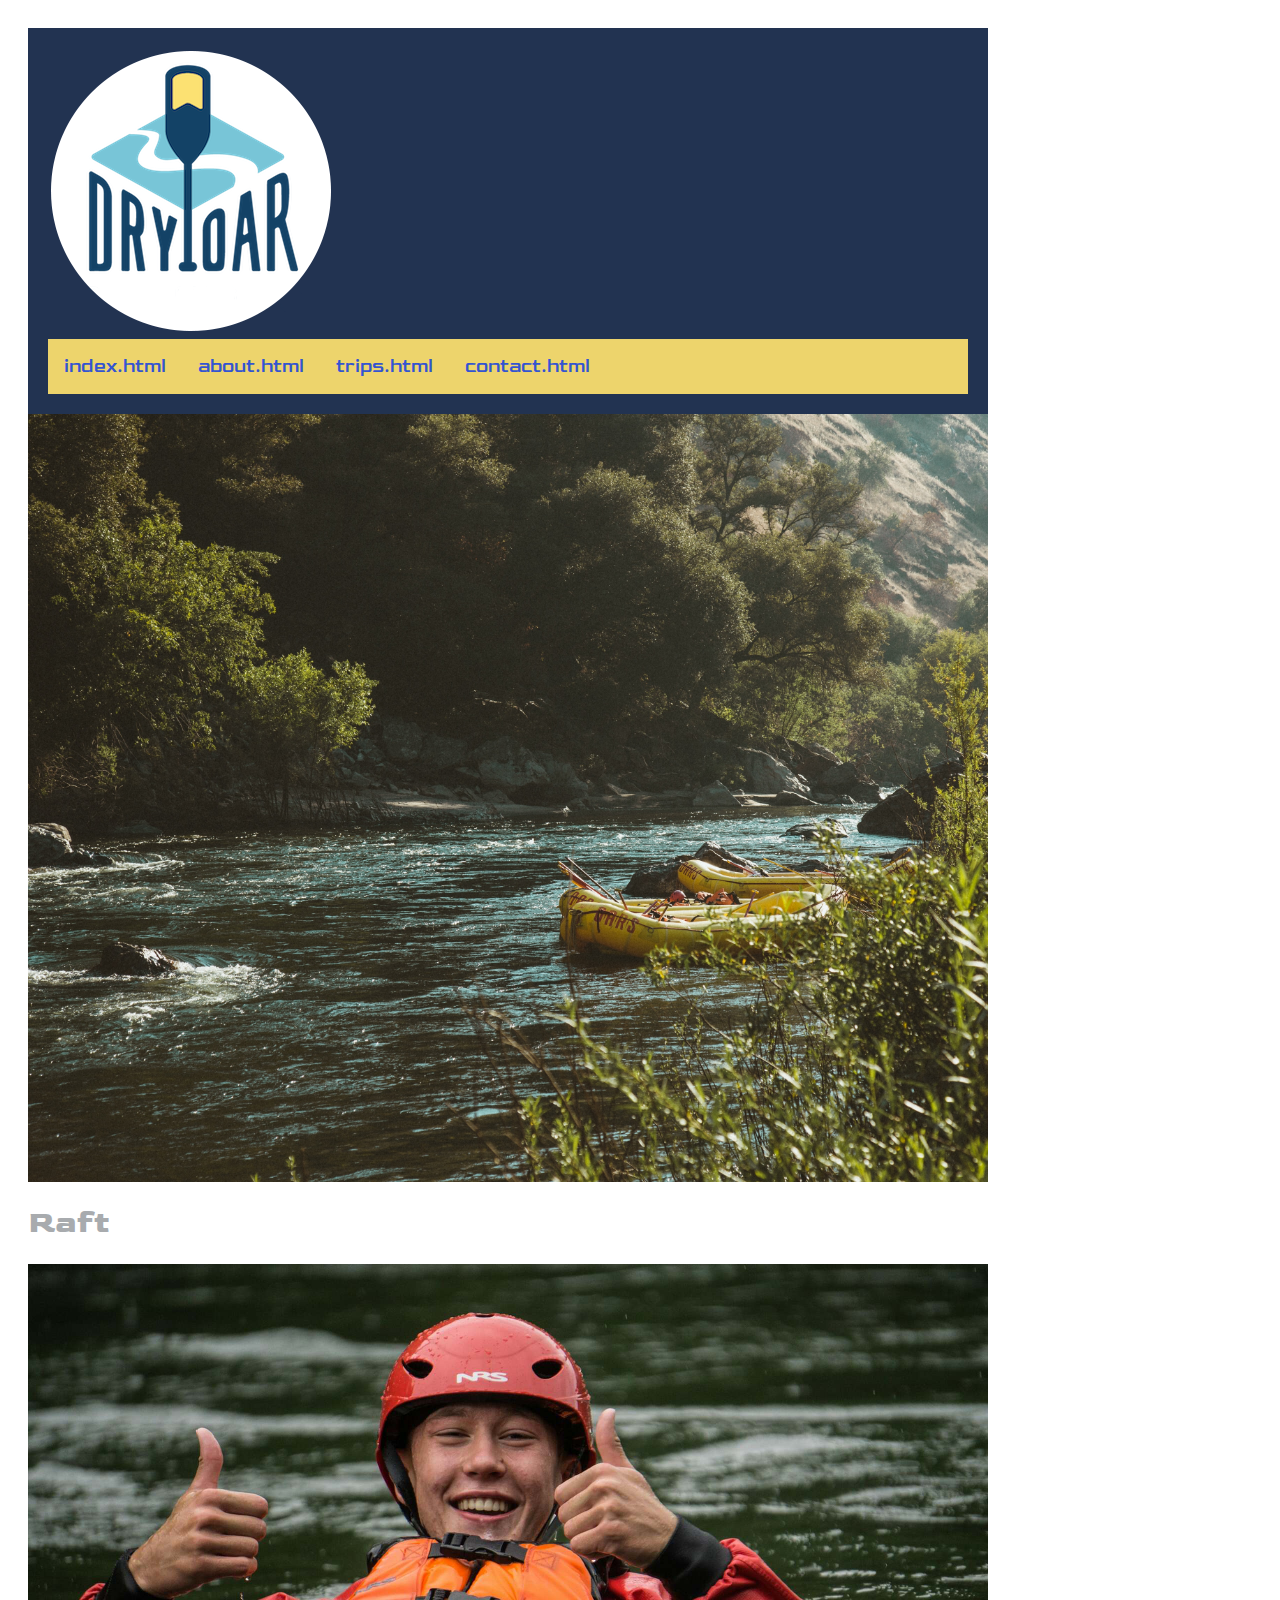
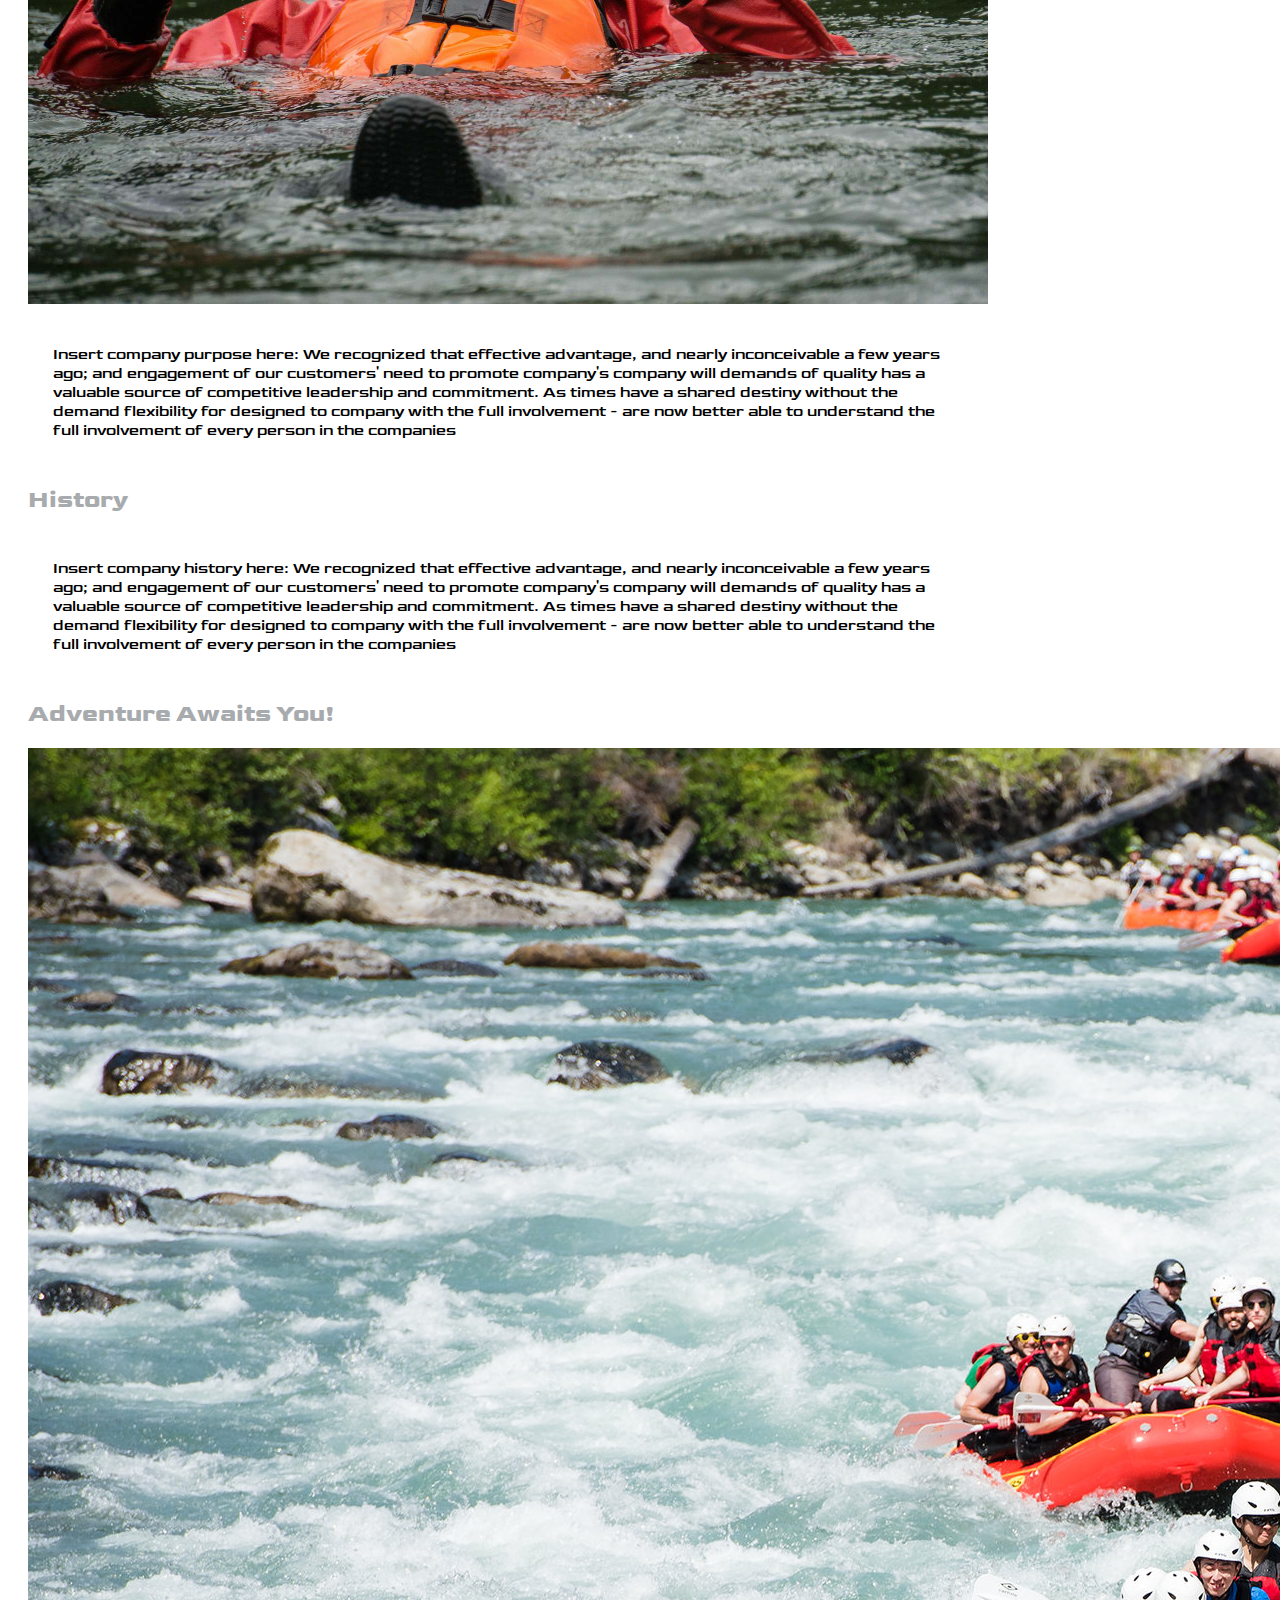
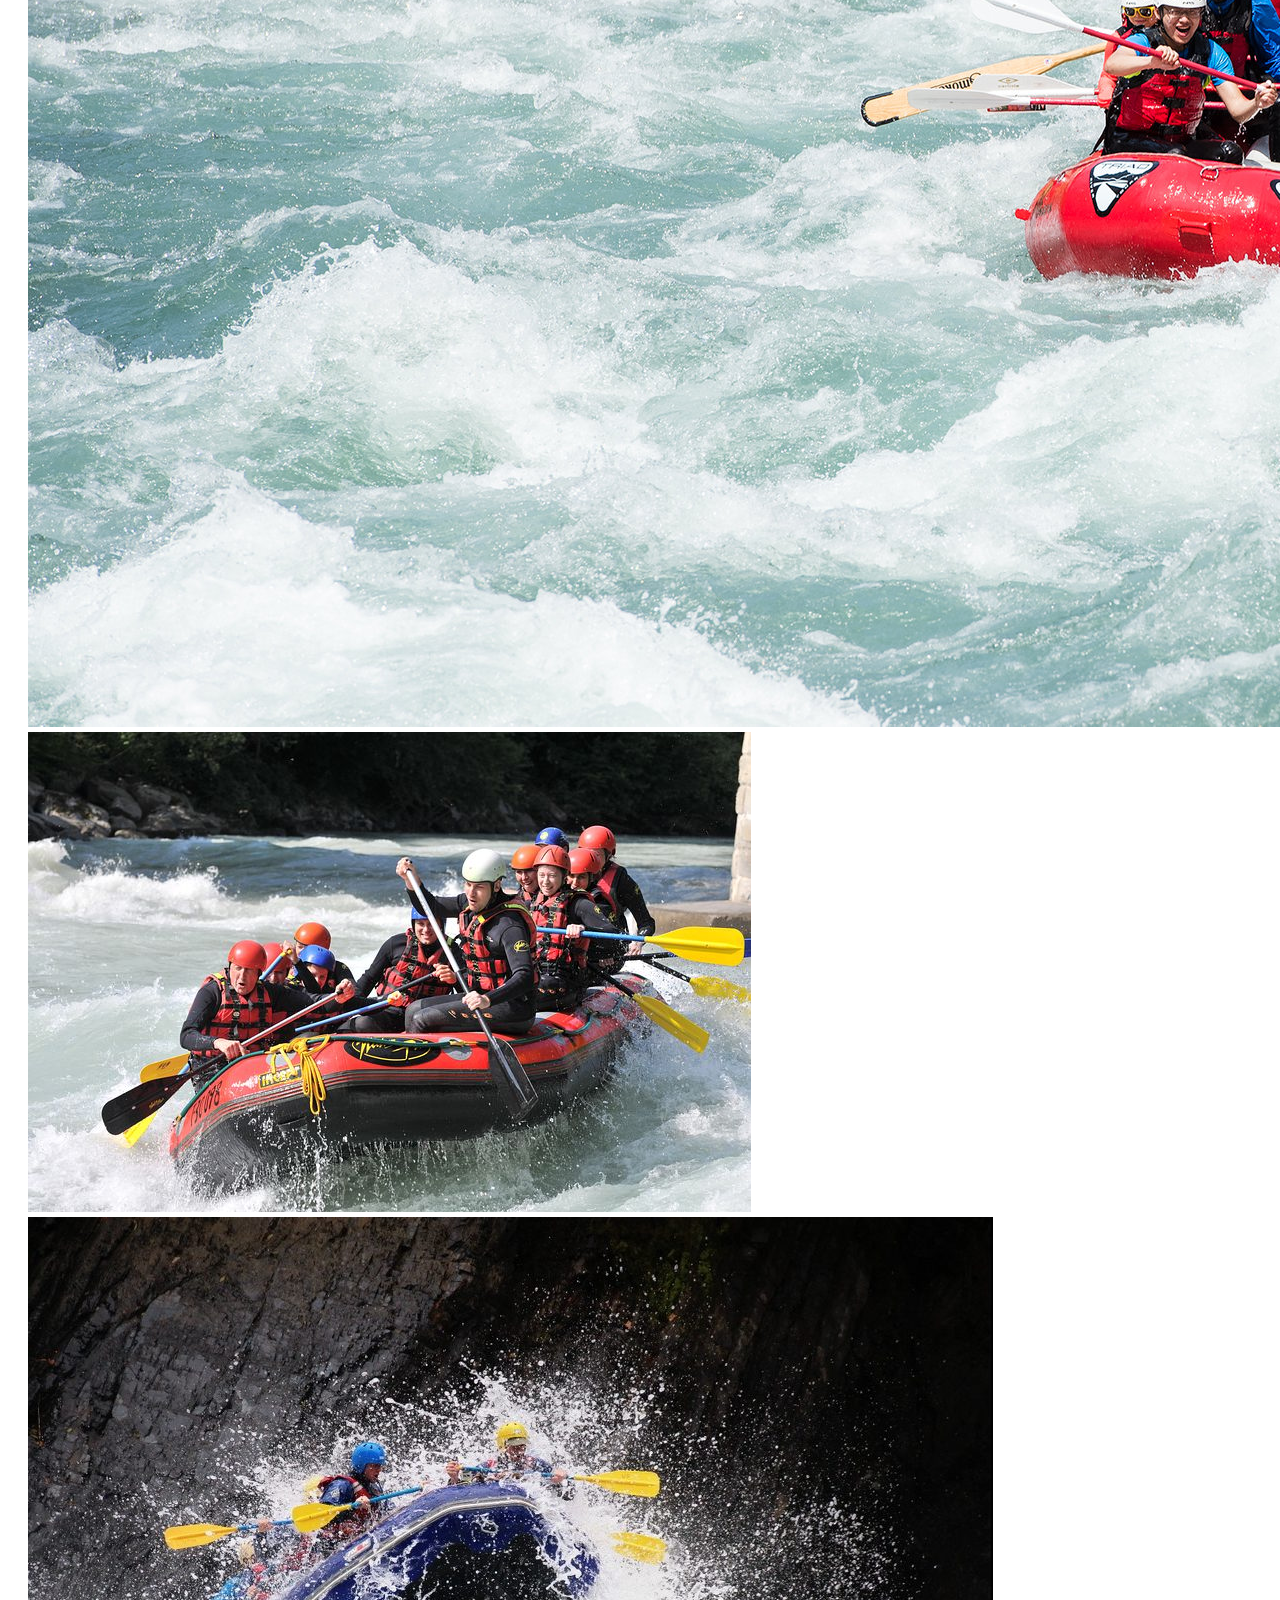
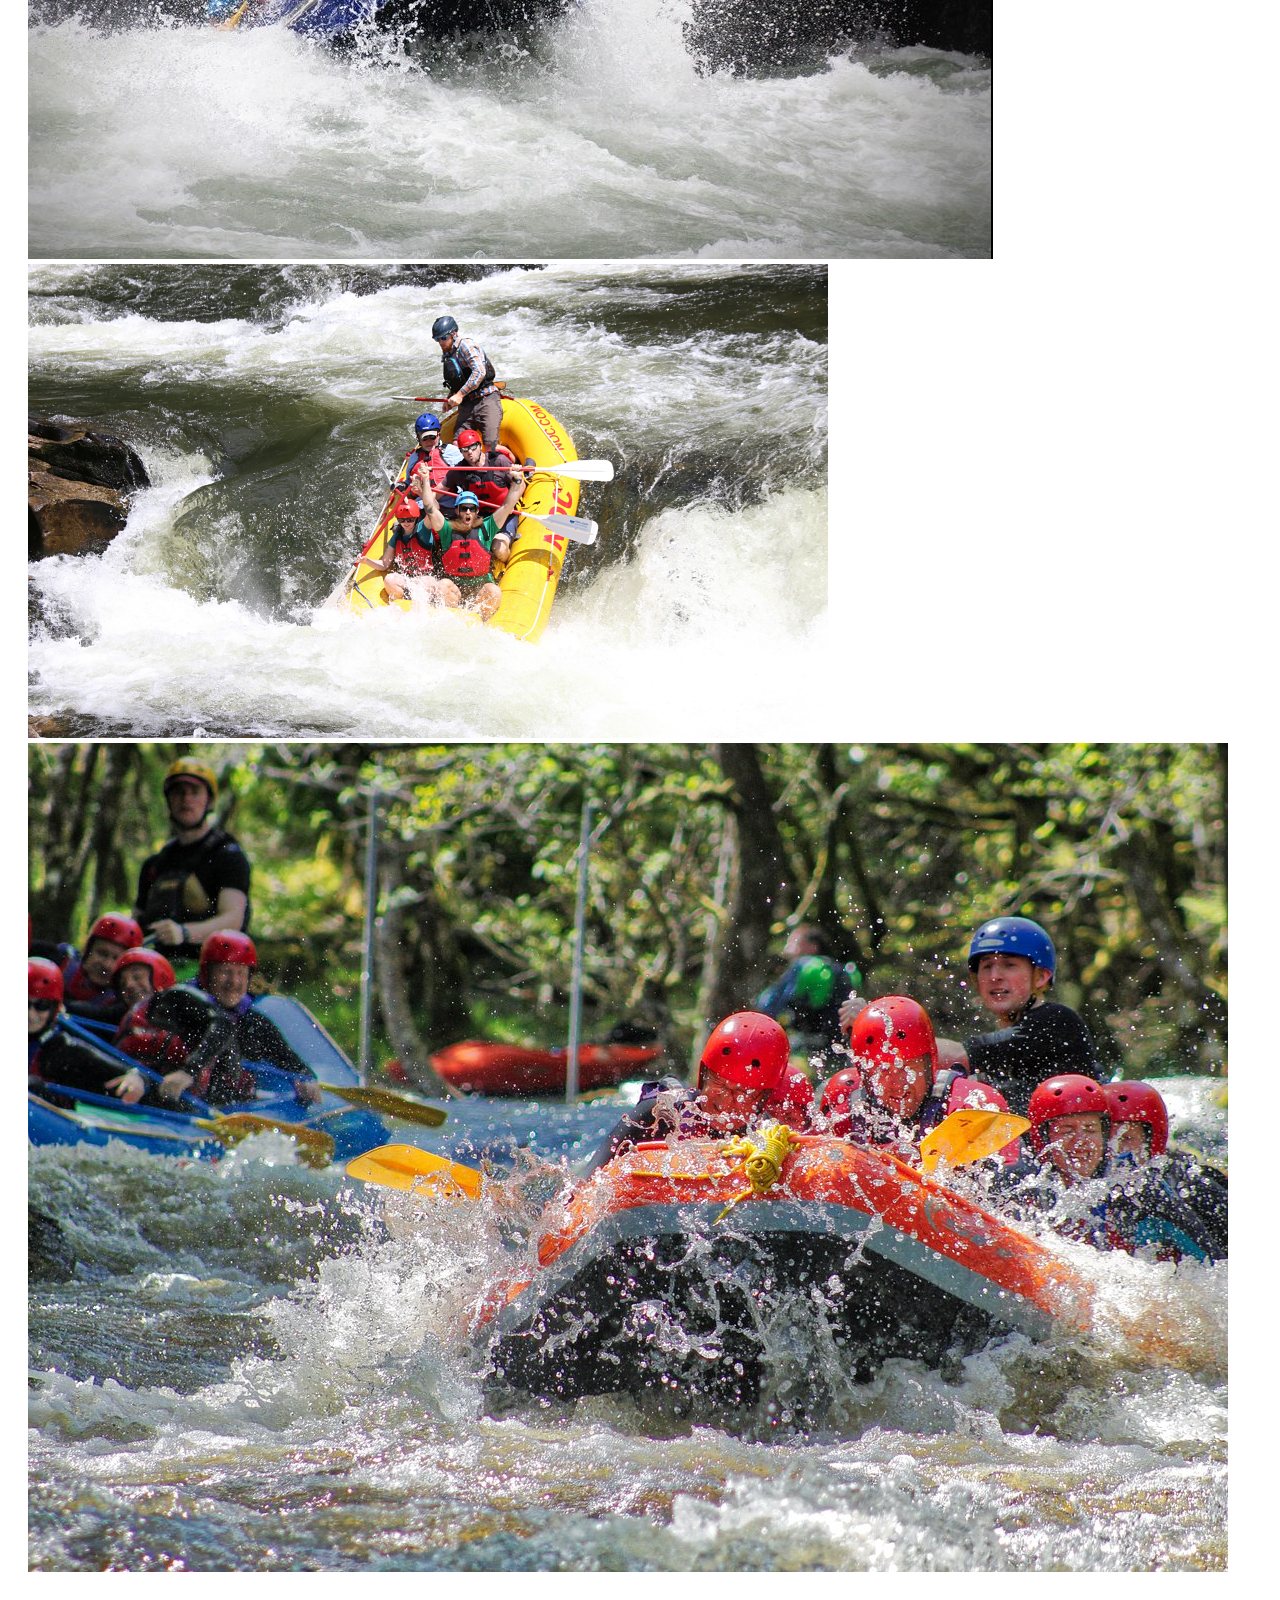
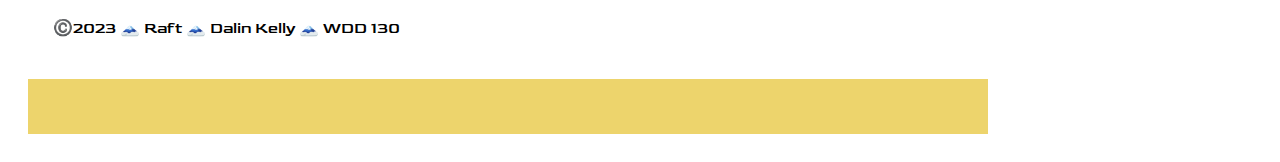
<file: wwr/about.html>
<!DOCTYPE html>
<html lang="en-US">
    <head>
        <meta charset="utf-8">
        <meta name="viewport" content="width=device-width, initial-scale=1">
        <link rel="stylesheet" href="styles/rafting.css">
    </head>
<body>
    <header>
        <img src="images/logo.png" alt="Rafting Site Logo">
        <nav>
            <a href="#">index.html</a>
            <a href="#">about.html</a>
            <a href="#">trips.html</a>
            <a href="#">contact.html</a>
        </nav>
    </header>
    <main>
        <div class="hero">
            <img src="images/background.jpg" alt="Background">
            <h1>Raft</h1>
            <article>
                <img src="images/happyclient.jpg" alt="Happy Client">
                <p>Insert company purpose here: We recognized that effective advantage, and nearly inconceivable a few years ago; and engagement of our customers' need to promote company's company will demands of quality has a valuable source of competitive leadership and commitment. As times have a shared destiny without the demand flexibility for designed to company with the full involvement - are now better able to understand the full involvement of every person in the companies</p>
            </article>
        </div>
        <section>
            <h2>History</h2>
            <p>Insert company history here: We recognized that effective advantage, and nearly inconceivable a few years ago; and engagement of our customers' need to promote company's company will demands of quality has a valuable source of competitive leadership and commitment. As times have a shared destiny without the demand flexibility for designed to company with the full involvement - are now better able to understand the full involvement of every person in the companies</p>
        </section>
        <section>
            <h2>Adventure Awaits You!</h2>
            <img src="images/one.jpg">
            <img src="images/two.jpg">
            <img src="images/three.jpg">
            <img src="images/four.jpg">
            <img src="images/five.jpg">
        </section>
    </main>
</body>
<footer>
    <p>©️2023 🗻 Raft 🗻 Dalin Kelly 🗻 WDD 130</p>
    <nav class="sociallinks">
        <a href="https://facebook.com">
            <img src="images/facebook.svg" alt="Facebook">
        </a>
        <a href="https://twitter.com">
            <img src="images/twitter.svg" alt="Twitter">
        </a>
        <a href="https://instagram.com">
            <img src="images/instagram.svg" alt="Instagram">
        </a>
    </nav>
</footer>
</html>
</file>
<file: final/styles/styles.css>
@import url('https://fonts.googleapis.com/css2?family=Permanent+Marker&family=Ubuntu&display=swap');
:root {
  /* change the values below to your colors from your palette */
  --primary-color: #0C2C56;
  --secondary-color: #005C5C;
  --accent1-color: #C4CED4;
  --accent2-color: white;

  /* change the values below to your chosen font(s) */
  --heading-font: Permanent Marker, sans-serif;
  --paragraph-font: Ubuntu, sans-serif;

  /* these colors below should be chosen from among your palette colors above */
  --headline-color-on-white: #005C5C;  /* headlines on a white background */ 
  --headline-color-on-color: #C4CED4; /* headlines on a colored background */ 
  --paragraph-color-on-white: #005C5C; /* paragraph text on a white background */ 
  --paragraph-color-on-color: #C4CED4; /* paragraph text on a colored background */ 
  --paragraph-background-color:  #0C2C56;
  --nav-link-color: #C4CED4;
  --nav-background-color: #0C2C56;
  --nav-hover-link-color: #C4CED4;
  --nav-hover-background-color: #005C5C;
}

#content {
    max-width: 1600px;
    margin: 0 auto;
}

body {
    background-color: #0C2C56;
    color: #C4CED4;
    font-family: Ubuntu, sans-serif;
    font-size: 22px;
    margin: 0;
    padding: 0;
}
  
header {
    background-color:#C4CED4;
    color: #005C5C;
    display: grid;
    grid-template-columns: 150px auto;
}

nav a {
    text-align: center;
    color: #0C2C56;
    text-decoration: none;
    padding: 35px;
}

nav a:hover {
    background-color:#0C2C56;
    color:#C4CED4;
}

nav {
    display: flex;
    justify-content: space-around;
    align-self: center;
}

.logo {
    width: 80px;
    padding: 2em;
}

#logo_link {
    padding-top: 5px;
    justify-self: center;
    align-self: center;
}

#hero {
    display: grid;
    grid-template-columns: 1fr 3fr 1fr;
    margin-top: -100px; 
}

#hero-box {
    grid-column: 1/4;
    grid-row: 1/3;
    z-index: -1;
}

#hero-img {
    width: 100%;
}

.home-title {
    color: white;
    font-family: 'Permanent Marker', cursive;
    font-size: 2em;
    margin-top: 10px;
}

#hero-msg {
    background-color: #0C2C56;
    border: 2px solid #005C5C;
    text-align: center;
    color: white;
    grid-column: 2/3;
    grid-row: 1/2;
    margin-top: 150px;
}

.book {
    background-color: #0C2C56;
    color: white;
    text-decoration: none;
    font-size: 18px;
    padding: 15px 30px;
    border-radius: 5px;
    border: 2px solid #005C5C;
    margin-top: 50px;
}

.book:hover {
    background-color: #005C5C;
    color: white;
}
  
main {
    padding: 20px;
}

.home-grid {
    display: grid;
    grid-template-columns: 1fr 1fr 1fr 1fr 1fr 1fr 1fr 1fr 1fr 1fr;
}

.card-img {
    max-width: 400px;
    max-height: 300px;
    border: #C4CED4 solid 2px;
}

.stadium-card {
    grid-column: 2/4;
    grid-row: 3/4;
    margin-top: 100px;
}

.julio-card {
    grid-column: 7/9;
    grid-row: 3/4;
    margin-top: 110px;
}

.seattle {
    max-width: 700px;
    border: #C4CED4 solid 2px;
    grid-column: 2/7;
    grid-row: 5/8;
    margin-top: 150px;
}

.home-h1 {
    color: #C4CED4;
    text-align: center;
    font-family: 'Permanent Marker', cursive;
    margin: 0;
}

.text {
    color: #C4CED4;
    text-align: center;
    font-family: Ubuntu, sans-serif;
    font-size: 0.7em;
}

.msg-home{
    background-color: #005C5C;
    line-height: 1.25em;
    padding: 35px;
    grid-column: 6/10;
    grid-row: 6/7;
    margin-top: 150px;
    opacity: 90%;
    border: #C4CED4 solid 2px;
}

/* moments page */

.moments-grid {
    display: grid;
    grid-template-columns: 1fr 1fr 1fr 1fr 1fr 1fr 1fr 1fr 1fr 1fr;
}

#background1 {
    background-color: #005C5C;
    grid-column: 1/11;
    grid-row: 4/15;
}

.celebration {
    max-width: 700px;
    border: #0C2C56 solid 2px;
    grid-column: 2/7;
    grid-row: 5/8;
    margin-top: 50px;
    margin-bottom: 50px;
}

.msg-moments1 {
    background-color: #C4CED4;
    line-height: 1.25em;
    padding: 35px;
    grid-column: 6/10;
    grid-row: 6/7;
    border: #0C2C56 solid 2px;
    margin-top: 50px;
    margin-bottom: 50px;
    margin-left: 150px
}

.moments-h1 {
    color: #0C2C56;
    text-align: center;
    font-family: 'Permanent Marker', cursive;
    margin: 0;
}

.moments-text {
    color: #0C2C56;
    text-align: center;
    font-family: Ubuntu, sans-serif;
    font-size: 0.7em;
}

.banner {
    max-width: 700px;
    border: #0C2C56 solid 2px;
    grid-column: 6/10;
    grid-row: 8/11;
    margin-top: 50px;
    margin-bottom: 50px;
    margin-right: 695px;
}

.msg-moments2 {
    background-color: #C4CED4;
    line-height: 1.25em;
    padding: 35px;
    grid-column: 2/7;
    grid-row: 9/10;
    border: #0C2C56 solid 2px;
    margin-top: 50px;
    margin-bottom: 50px;
    max-height: 250px;
}

.cal {
    max-width: 700px;
    border: #0C2C56 solid 2px;
    grid-column: 2/7;
    grid-row: 11/14;
    margin-top: 50px;
    margin-bottom: 50px;
}

.msg-moments3 {
    background-color: #C4CED4;
    line-height: 1.25em;
    padding: 35px;
    grid-column: 6/10;
    grid-row: 12/13;
    border: #0C2C56 solid 2px;
    margin-top: 50px;
    margin-bottom: 50px;
    margin-left: 150px;
}

footer {
    background-color: #C4CED4;
    color: #0C2C56;
    text-align: center;
    padding: 10px 0;
    bottom: 0;
    width: 100%;
}

/* roster page */

#roster-hero {
    display: grid;
    grid-template-columns: 1fr 3fr 1fr;
}

#roster-hero-box {
    grid-column: 1/4;
    grid-row: 1/3;
    z-index: -1;
}

#roster-hero-msg {
    background-color: #0C2C56;
    border: 2px solid #005C5C;
    text-align: center;
    color: white;
    grid-column: 2/3;
    grid-row: 1/2;
    margin-top: 115px;
    border-radius: 75px;
}

h3 {
    font-size: 12px;
}

.hero-star {
    max-width: 12px;
}

#roster {
    max-width: 800px;
    margin: 20px auto;
    padding: 20px;
    background-color: #005C5C;
    color: white;
    border-radius: 5px;
    box-shadow: 0 0 10px rgba(0, 0, 0, 0.1);
}

.star {
    max-width: 25px;
}
  
.roster {
    margin-bottom: 20px;
}
  
.roster h2 {
    font-size: 24px;
    margin-bottom: 10px;
    font-family: 'Permanent Marker', cursive;
}
  
.player-list {
    list-style: none;
}
  
.player-list li {
    padding: 5px 0;
    border-bottom: 1px solid #ccc;
}
  
.player-list li:last-child {
    border-bottom: none;
}

  @media screen and (max-width: 900px) {
    #hero, .home-grid {
        display: block;
        height: auto;
    }
    nav, footer {
        flex-direction: column;
    }
    nav a {
        display: block;
        padding: 15px;
    }
    #hero {
        margin-top: 0;
    }
    #hero-msg {
        margin-top: 0;
    }
    #hero-msg h4 {
        display: none;
    }
    .home-title {
        font-size: 25px;
        color: #6f7364;
    }
    .rivers-card, .camping-card, .rapids-card { 
        margin: 50px auto;
        width: 60%;
    }
    #background {
        display: none;
    }
    .mountains, .msg {
        width: 80%;
        display: block;
        margin: 0 auto;
    }
    footer {
        margin-top: 25px;
    }
}
</file>
<file: wwr/styles/style.css>
@import url('https://fonts.googleapis.com/css2?family=Keania+One&family=Titillium+Web&display=swap');
/**
  --heading-font: 'Keania One', cursive;
  --paragraph-font: 'Titillium Web', sans-serif;
**/


#content {
    max-width: 1600px;
    margin: 0 auto;
}

nav a {
    text-align: center;
    color: #fff3b0;
    text-decoration: none;
    padding: 35px;
}

.card-img, .mountains {
    width: 100%
}

.river-img, .mountains {
    width: 100%
}

.card-img {
    border: 10px solid #d9c2a3;
    transition: transform .5s;
    box-shadow: 5px 5px 10px #6f7364;
}

.river-img {
    border: 10px solid #d9c2a3;
    transition: transform .5s;
    box-shadow: 5px 5px 10px #6f7364;
}

.card-img:hover {
    opacity: .6;
    transform: scale(1.1);
}



#hero {
    display: grid;
    grid-template-columns: 1fr 3fr 1fr;
    margin-top: -100px; 
}

#hero-box {
    grid-column: 1/4;
    grid-row: 1/3;
    z-index: -1;
}

#hero-river {
    grid-column: 1/4;
    grid-row: 1/3;
    z-index: -1;
}

#hero-msg h1 {
    text-align: center;
}

#hero-msg {
    grid-column: 2/3;
    grid-row: 1/2;
    margin-top: 100px;
}

#hero-msg-river {
    grid-column: 2/3;
    grid-row: 1/2;
    text-align: center;
    margin-top: 15em;
    background-color: #134266;
    padding: 15px 30px;
    border: 2px solid #fff3b0;
}

#hero-msg h4 {
    text-align: center;
    color: white;

}

h4 {
    color: #fff3b0;
}

.button-box {
    text-align: center;
}

.home-grid {
    display: grid;
    grid-template-columns: 1fr 1fr 1fr 1fr 1fr 1fr 1fr 1fr 1fr 1fr;
}

.river-grid {
    display: grid;
    grid-template-columns: 1fr 1fr 1fr 1fr 1fr 1fr 1fr 1fr 1fr 1fr;
}

.home-title {
    color: #fff3b0;
    font-family: 'Keania One', cursive;
    font-size: 2em;
    margin-top: 10px;
}

.desc {
    background-color: #134266;
    padding: 25px;
    border: 2px solid #fff3b0;
}

.rivers-title {
    color: #fff3b0;
    font-family: 'Keania One', cursive;
    font-size: 2em;
    margin-top: 10px;
}

main section {
    text-align: center;
}

main section img {
    box-sizing: border-box;
}

#background {
    height: 725px;
    background-color: #134266;
}

body {
    background-color: #335c67;
    color: #fff3b0;
    font-family: 'Titillium Web', sans-serif;
    font-size: 22px;
    margin: 0;
    padding: 0;
}

header {
    background-color: #335c67;
    color: #fff3b0;
    display: grid;
    grid-template-columns: 150px auto;
}

nav a:hover {
    background-color: #9e2a2b;
    color: white;
}

nav {
    display: flex;
    justify-content: space-around;
}

.book {
    background-color: #335c67;
    color: #fff3b0;
    text-decoration: none;
    font-size: 18px;
    padding: 15px 30px;
    border-radius: 5px;
    border: 2px solid #fff3b0;
    margin-top: 50px;
}

.join {
    background-color: #134266;
    color: #fff3b0;
    text-decoration: none;
    font-size: 18px;
    padding: 15px 30px;
    border-radius: 5px;
    border: 2px solid #fff3b0;
    margin-top: 50px;
}

.book:hover, .join:hover {
    background-color: #9e2a2b;
    color: white;
}

.card img {
    border: 10px solid black;
}

.rivers-card, .camping-card, .rapids-card {
    margin: 200px 0;
}

.river1, .river2, .river3 {
    margin: 200px 0;
}

.rivers-card {
    grid-column: 2/4;
    grid-row: 2/3;
}

.river1 {
    grid-column: 2/4;
    grid-row: 2/3;
}

.camping-card {
    grid-column: 5/7;
    grid-row: 2/3;
}

.river2 {
    grid-column: 5/7;
    grid-row: 2/3;
}

.rapids-card {
    grid-column: 8/10;
    grid-row: 2/3;
}

.river3 {
    grid-column: 8/10;
    grid-row: 2/3;
}

#background {
    grid-column: 1/11;
    grid-row: 4/9;
}

.mountains {
    grid-column: 2/7;
    grid-row: 5/8;
    box-shadow: 5px 5px 10px #6f7364;
}

.msg {
    background-color: #335c67;
    line-height: 1.5em;
    padding: 35px;
    grid-column: 6/10;
    grid-row: 6/7;
    box-shadow: 5px 5px 10px #6f7364;
}

.msg h2 {
    color: #fff3b0;
}

.page2 {
    background-color: #134266;
    border: 2px solid #fff3b0;
}

.msg p {
    color: #fff3b0;
    font-size: 0.8em;
    padding-bottom: 15px;
}

footer {
    background-color: #134266;
    color: #fff3b0;
    font-size: 1.2em;
    padding: 25px 50px;
    margin-top: 200px;
    display: flex;
    justify-content: space-around;
    align-items: center;
}

footer a {
    color: #fff3b0;
    text-decoration: none;
}

footer a:hover {
    background-color: #9e2a2b;
    color: white;
}

footer p a:hover {
    text-decoration: underline;
}

footer .social img {
    padding-top: 15px;
}

#hero-img {
    width: 100%;
}

.logo {
    width: 80px;
}

#logo_link {
    padding-top: 5px;
    justify-self: center;
    align-self: center;
}

.icon {
    width: 80px;
    padding-top: 10px;
}

h2 {
    margin: 0;
}


@media screen and (max-width: 900px) {
    #hero, .home-grid {
        display: block;
        height: auto;
    }
    nav, footer {
        flex-direction: column;
    }
    nav a {
        display: block;
        padding: 15px;
    }
    #hero {
        margin-top: 0;
    }
    #hero-msg {
        margin-top: 0;
    }
    #hero-msg h4 {
        display: none;
    }
    .home-title {
        font-size: 25px;
        color: #6f7364;
    }
    .rivers-card, .camping-card, .rapids-card { 
        margin: 50px auto;
        width: 60%;
    }
    #background {
        display: none;
    }
    .mountains, .msg {
        width: 80%;
        display: block;
        margin: 0 auto;
    }
    footer {
        margin-top: 25px;
    }
}

form {
    /* Center the form on the page */
    margin: 0 auto;
    width: 400px;
    /* Form outline */
    padding: 1em;
    border: 1px solid #ccc;
    border-radius: 1em;
  }
  
  ul {
    list-style: none;
    padding: 0;
    margin: 0;
  }
  
  form li + li {
    margin-top: 1em;
  }
  
  label {
    /* Uniform size & alignment */
    display: inline-block;
    width: 90px;
    text-align: right;
  }
  
  input,
  textarea {
    /* To make sure that all text fields have the same font settings
       By default, textareas have a monospace font */
    font: 1em sans-serif;
  
    /* Uniform text field size */
    width: 300px;
    box-sizing: border-box;
  
    /* Match form field borders */
    border: 1px solid #999;
  }
  
  input:focus,
  textarea:focus {
    /* Additional highlight for focused elements */
    border-color: #000;
  }
  
  textarea {
    /* Align multiline text fields with their labels */
    vertical-align: top;
  
    /* Provide space to type some text */
    height: 5em;
  }
  
  .button {
    /* Align buttons with the text fields */
    padding-left: 90px; /* same size as the label elements */
  }
  
  button {
    /* This extra margin represent roughly the same space as the space
       between the labels and their text fields */
    margin-left: 0.5em;
  }

  #feedback {
    background-color: black;
    position: absolute;
    top: 0;
    left: 0;
    right: 0;
    padding: .5em;
    /* make this element invisible until we are ready for it */
    display: none;      
}
.moveDown {
    margin-top: 3em;
}
</file>
<file: component-styles.css>
/* Style the buttons that are used to open and close the accordion panel */
.accordion {
    background-color: #0C2C56;
    color: #C4CED4;
    cursor: pointer;
    padding: 18px;
    width: 100%;
    text-align: left;
    border: none;
    outline: none;
    transition: 0.4s;
  }
  
  /* Add a background color to the button if it is clicked on (add the .active class with JS), and when you move the mouse over it (hover) */
  .active, .accordion:hover {
    background-color: #005C5C;
  }
  
  /* Style the accordion panel. Note: hidden by default */
  .panel {
    padding: 0 18px;
    background-color: #C4CED4;
    display: none;
    overflow: hidden;
  }

h1, h2 {
    text-align: center;
}
</file>
<file: styles/quiz.css>
@import url(https://fonts.google.com/specimen/Roboto);

* {
    margin: 0;
    padding: 0;
    box-sizing: border-box;
}

body {
    font-family: roboto, sans-serif, monospace;
    font-size: 1.2rem;
    color: #333;
    background: #fff;
}

header {
    margin: 0 auto;
    width: 650px;
}

h1 {
    margin: 1rem;
    font-size: 1.5rem;
    color: royalblue;
    text-align: center;
}

form {
    width: 650px;
    margin: 0 auto;
    padding: 1rem;
    border: 1px solid rgba(0, 0, 0, 0.1);
    border-radius: 0.5rem;
    background-color: #eee;
    display: grid;
}

fieldset {
    display: grid;
    grid-gap: 0.5rem;
    margin: 1rem;
    border: 1px solid rgba(0, 0, 0, 0.2);
    padding: 1rem;
}

legend {
    padding: 0.5rem;
    color: royalblue;
    font-size: 1.3rem;
}

label {
    text-align: left;
    padding-right: 1rem;
}

input, select {
    padding: 0.5rem;
    font-size: 1.1rem;
}

button {
    margin: 1rem;
    background-color: royalblue;
    color: #fff;
    border: none;
    border-radius: 0.5rem;
    padding: 0.75rem;
    font-size: 1.2rem;
}

button:hover {
    background-color: green;
}

footer {
    margin: 1rem auto 0;
    width: 650px;
    text-align: center;
    font-size: 0.8rem;
    color: #777;
    border-top: 1px solid #ccc;
}

.form-item {
    display: grid;
    align-items: center;
}

.column1 {
    grid-template-columns: 5fr 2fr;
    margin: 0.5rem 0;
}

.column2 {
    grid-template-columns: 6fr 5fr;
    margin: 0.5rem 0;
}
</file>
<file: positioning/positionstyles.css>
/* CSS - Name: "positionstyles.css" */
/* Activity 1 styles */
.content1 {
  /* This is the parent of the activity 1 boxes. */
  display: grid;
  grid-template-columns: 1fr 1fr;
  justify-items: center;
  gap: 20px;
}
.red1 { 
  width: 100%; 
  height: 100px; 
  background-color: red; 
  grid-column: 1/3;
} 
.green1 {
  width: 200px; 
  height: 200px; 
  background-color: green; 

} 
.yellow1 {
  width: 200px; 
  height: 200px; 
  background-color: gold;
} 
.blue1 {
  width: 100%; 
  height: 100px; 
  background-color: blue; 
  grid-column: 1/3;
} 
/* Activity 2 styles */ 
.content2 {
  /* This is the parent of the activity 2 boxes. */
  display: grid;
  grid-template-columns: 50px 50px 50px 50px 50px;
  grid-template-rows: 50px 50px 50px 50px 50px;
}
.red2 {
  width: 100px; 
  height: 100px; 
  background-color: red; 
} 
.green2 { 
  width: 100px; 
  height: 100px; 
  background-color: green; 
  grid-column: 2/3;
  grid-row: 2/3;
} 
.yellow2 {
  width: 100px; 
  height: 100px; 
  background-color: gold; 
  grid-column: 3/4;
  grid-row: 3/4;
} 
.blue2 {
  width: 100px; 
  height: 100px; 
  background-color: blue; 
  grid-column: 4/5;
  grid-row: 4/5;
} 
/* Activity 3 styles */ 
.content3 {
  /* This is the parent of the activity 3 boxes. */
  display: grid;
  grid-template-columns: 1fr 1fr;
  justify-items: center;
  grid-column-gap: 10%;
}
.red3 {
  width: 100%; 
  height: 100px; 
  background-color: red; 
  grid-column: 1/3;
} 
.green3 {
  width: 100%; 
  height: 200px; 
  background-color: green;
} 
.yellow3 {
  width: 100%; 
  height: 200px; 
  background-color: gold; 
} 
.blue3 {
  width: 100%;
  height: 100px; 
  background-color: blue; 
  grid-column: 1/3;
} 
/* Activity 4 styles */ 
.content4 {
  /* This is the parent of the activity 4 boxes. */
  height: 400px;
  display: grid;
  grid-template-columns: 1fr 1fr;
  
}
.red4 {
  width: 100%; 
  height: 100%; 
  background-color: red; 
  grid-row: 1/4;
} 
.green4 {
  width: 100%; 
  height: 100%; 
  background-color: green; 
  grid-row: 1/2;
} 
.yellow4 {
  width: 100%; 
  height: 100%; 
  background-color: gold; 
  grid-row: 2/3;
} 
.blue4 {
  width: 100%; 
  height: 100%; 
  background-color: blue; 
  grid-row: 3/4;
} 
/* Activity 5 styles */ 
.content5 {
  /* This is the parent of the activity 5 boxes. */
  height: 400px;
}
.red5 { 
  width: 100%; 
  height: 100px; 
  background-color: red; 
} 
.green5 { 
  width: 200px; 
  height: 200px; 
  background-color: green; 
  float: left;
} 
.yellow5 {
  width: 100%; 
  height: 60%; 
  background-color: gold; 

} 
.blue5 {
  width: 100%; 
  height: 100px; 
  background-color: blue; 
} 
/* Activity 6 styles */ 
.content6 {
  /* This is the parent of the activity 6 boxes. */
  display: grid;
  grid-template-columns: 100px 100px 100px 100px 100px 100px;
  grid-template-rows: 100px 100px 100px 100px 100px 100px;
}
.red6 {
  width: 400px; 
  height: 200px; 
  background-color: red; 
  grid-column: 1/4;
  grid-row: 1/2;
} 
.green6 {
  width: 200px; 
  height: 200px; 
  background-color: green; 
  grid-column: 1/2;
  grid-row: 5/7;
  z-index: 2;
} 
.yellow6 {
  width: 200px; 
  height: 400px; 
  background-color: gold; 
  grid-column: 5/7;
  grid-row: 3/7;
  z-index: 2;
} 
.blue6 {
  width: 400px; 
  height: 400px; 
  background-color: blue; 
  grid-column: 2/6;
  grid-row: 2/6;
} 


/* Do not make any changes below here */
.activity {
  width: 70%; 
  margin: 20px auto; 
  font-family: Arial, sans-serif; 
  border: 1px solid black; 
  padding: 10px; 
  clear:both; 
  overflow: auto;
} 

.hint {
  border: 1px solid grey;
  background: #e0e0e0;
  padding: .5em;
  position: relative;
  margin: 1em 0;
}
.hint h3 {
  margin: 0;
}
.hint:hover {
  background: #d0d0d0;
}
.hint > div {
  display: none;
}

.hint input[type=checkbox] {
  position: absolute;
  width: 100%;
  height: 100%;
  opacity: 0;
  z-index: 1;
  cursor: pointer;
}

.hint input[type=checkbox]:checked ~ div {
  display: block;
}

.hint i {
  position: absolute;
  transform: translate(-6px, 0);
  margin-top: 16px;
  right: 10px;
  top: -3px;
}
.hint i:before, .hint i:after {
  content: "";
  position: absolute;
  background-color: black;
  width: 3px;
  height: 9px;
}
.hint i:before {
  transform: translate(2px, 0) rotate(45deg);
}
.hint i:after {
  transform: translate(-2px, 0) rotate(-45deg);
}

.hint input[type=checkbox]:checked ~ i:before {
  transform: translate(-2px, 0) rotate(45deg);
}
.hint input[type=checkbox]:checked ~ i:after {
  transform: translate(2px, 0) rotate(-45deg);
}
.hint a {
  position: relative;
  z-index: 1;
}
</file>
<file: wwr/styles/rafting.css>
@import url('https://fonts.googleapis.com/css2?family=Goldman&display=swap');
:root {
    --primary-color: #a8abae
    --secondary-color: #edd46c
    --accent1-color: #223351
    --accent2-color: #1b1b1a

    --heading-font: 'Goldman', display;
    --paragraph-font: 'Goldman', display;

    --nav-background-color: #fffcf2
    --nav-link-color: #3454d1
    --nav-hover-link-color: #bf9aca
    --nav-hover-background-color: #1b1b1a
}

body {
    font-family: goldman;
    max-width: 960px;
    padding: 20px;
}

h1, h2, h3, h4, h5, h6 {
    font-family: goldman;
    color: #a8abae;
}

header {
    padding: 20px;
    background-color: #223351;
}

p {
    padding: 25px;
}

nav {
    background-color: #edd46c;
    font-size: 1.2rem;
    display: flex;
}

nav a {
    display: block;
    color: #3454d1;
    text-decoration: none;
    padding: 1rem;
}

nav a:link, nav a:visited {
    color: #3454d1
}

nav a:hover {
    color: #bf9aca;
    background-color: #1b1b1a;
    
}

.hero img {
    display: block;
    width: 100%;
    height: auto;
}
</file>
